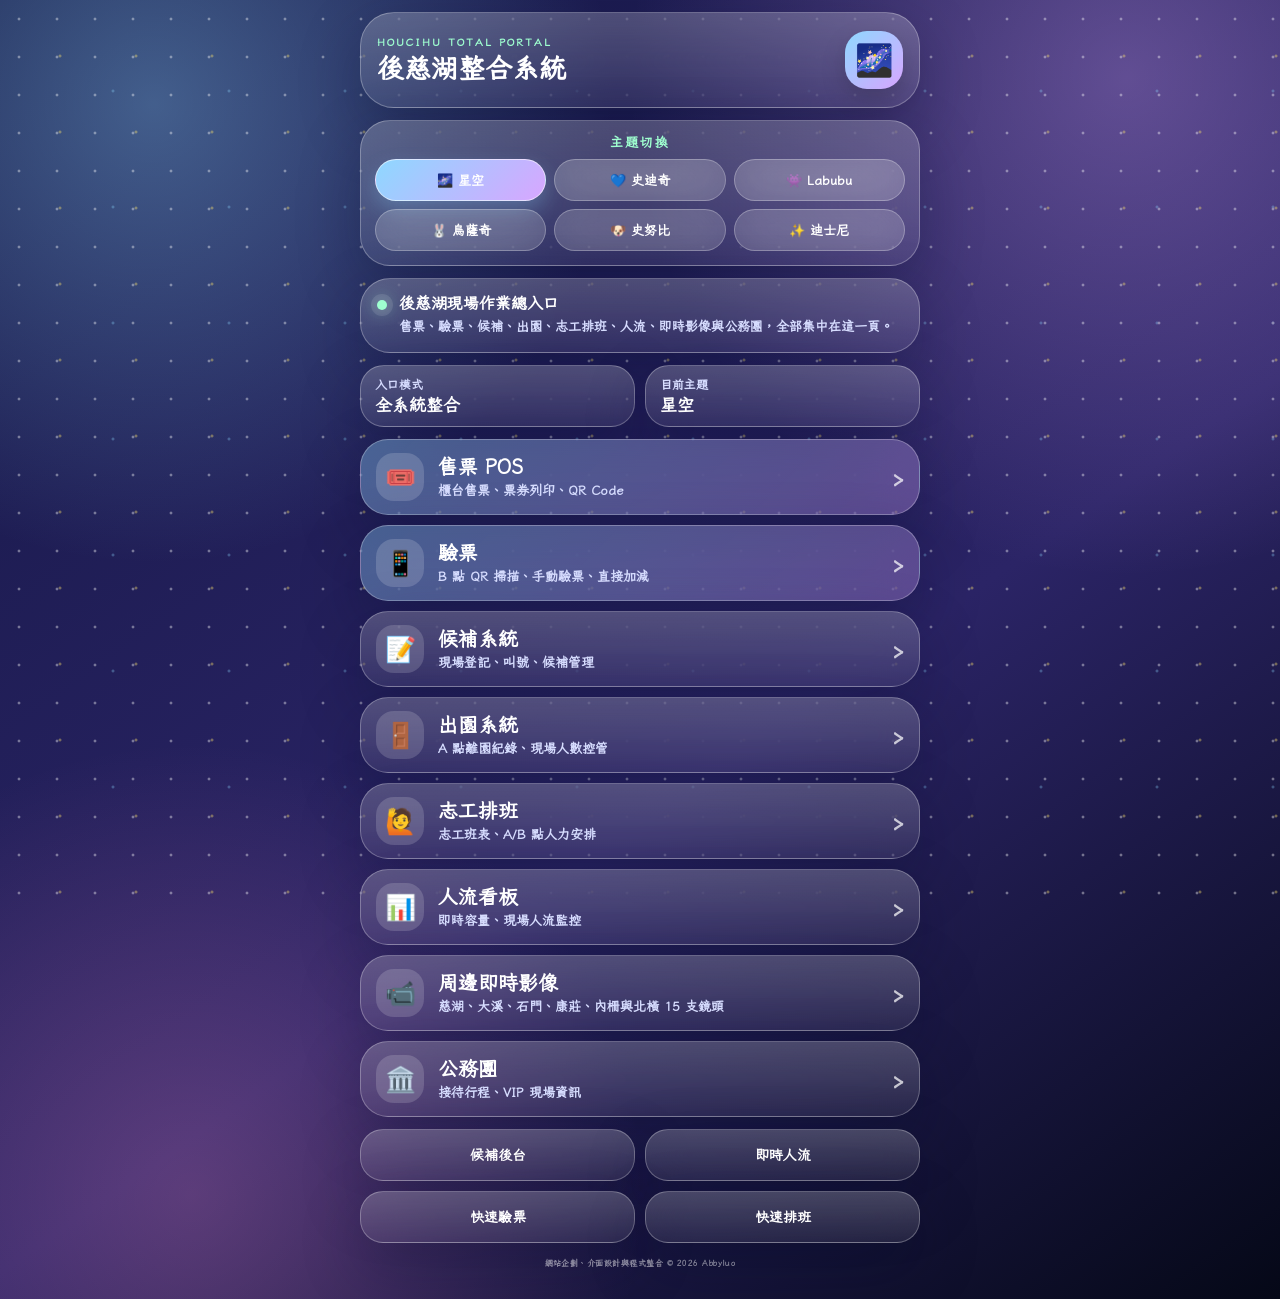
<file: index.html>
<!doctype html>
<html lang="zh-Hant">
<head>
  <meta charset="UTF-8">
  <meta name="viewport" content="width=device-width,initial-scale=1,maximum-scale=1,user-scalable=no,viewport-fit=cover">
  <meta name="theme-color" id="themeColor" content="#08143f">
  <meta name="author" content="Abbyluo">
  <meta name="copyright" content="網站企劃、介面設計與程式整合 © 2026 Abbyluo">
  <title>後慈湖整合系統</title>

  <style>
@import url('https://fonts.googleapis.com/css2?family=Iansui&display=swap');
html,body,button,input,select,textarea{font-family:"Iansui","Noto Sans TC","Microsoft JhengHei",system-ui,-apple-system,BlinkMacSystemFont,"Segoe UI",Arial,sans-serif;}
    @import url('https://fonts.googleapis.com/css2?family=Iansui&display=swap');

    :root{
      --bg:#151847;
      --bg2:#2b2466;
      --text:#fff;
      --muted:#d7ddff;
      --line:rgba(255,255,255,.28);
      --primary:#8ed8ff;
      --accent:#d8a6ff;
      --star:#ffe66d;
      --blush:#ff8fc7;
      --green:#9fffd0;
      --icon:"🌌";
    }

    body[data-theme=starry]{
      --bg:#151847;
      --bg2:#2b2466;
      --text:#fff;
      --muted:#d7ddff;
      --line:rgba(255,255,255,.28);
      --primary:#8ed8ff;
      --accent:#d8a6ff;
      --star:#ffe66d;
      --blush:#ff8fc7;
      --green:#9fffd0;
      --icon:"🌌";
    }

    body[data-theme=stitch]{
      --bg:#07133a;
      --bg2:#123783;
      --text:#fff;
      --muted:#cbd9ff;
      --line:rgba(139,214,255,.34);
      --primary:#4fdcff;
      --accent:#7c7bff;
      --star:#ffe66d;
      --blush:#ff65ae;
      --green:#5df0a2;
      --icon:"💙";
    }

    body[data-theme=labubu]{
      --bg:#20140f;
      --bg2:#6e472f;
      --text:#fff7ea;
      --muted:#ffe0bd;
      --line:rgba(255,232,199,.42);
      --primary:#f7dba8;
      --accent:#ff9bb8;
      --star:#ffe58a;
      --blush:#ff8eaa;
      --green:#a8ffbf;
      --icon:"👾";
    }

    body[data-theme=usagi]{
      --bg:#2b1230;
      --bg2:#8b3b79;
      --text:#fff7fc;
      --muted:#ffd8ec;
      --line:rgba(255,155,196,.5);
      --primary:#ff8fbd;
      --accent:#8fd9ff;
      --star:#ffe38a;
      --blush:#ffaccf;
      --green:#caffe0;
      --icon:"🐰";
    }

    body[data-theme=snoopy]{
      --bg:#090d16;
      --bg2:#2b3448;
      --text:#fff;
      --muted:#d9e2f1;
      --line:rgba(226,232,240,.34);
      --primary:#e5e7eb;
      --accent:#ffd166;
      --star:#ffd166;
      --blush:#ef4444;
      --green:#dcfce7;
      --icon:"🐶";
    }

    body[data-theme=disney]{
      --bg:#130b3f;
      --bg2:#6d28d9;
      --text:#fff;
      --muted:#efe5ff;
      --line:rgba(251,191,36,.38);
      --primary:#8bd9ff;
      --accent:#fbbf24;
      --star:#ffd76a;
      --blush:#f9a8d4;
      --green:#a7f3d0;
      --icon:"✨";
    }

    *{
      box-sizing:border-box;
      margin:0;
      padding:0;
      -webkit-tap-highlight-color:transparent;
    }

    html,
    body{
      min-height:100%;
    }

    html,
    body,
    button,
    input,
    select,
    textarea{
      font-family:"Iansui","Noto Sans TC",-apple-system,BlinkMacSystemFont,"Microsoft JhengHei",sans-serif;
    }

    button{
      font:inherit;
      cursor:pointer;
    }

    a,
    button{
      touch-action:manipulation;
    }

    .nav,
    .mini,
    .chip{
      user-select:none;
    }

    body{
      padding:max(12px,env(safe-area-inset-top)) 12px calc(24px + env(safe-area-inset-bottom));
      color:var(--text);
      background:
        radial-gradient(circle at 12% 8%,color-mix(in srgb,var(--primary) 36%,transparent),transparent 28%),
        radial-gradient(circle at 88% 6%,color-mix(in srgb,var(--accent) 34%,transparent),transparent 30%),
        radial-gradient(circle at 15% 92%,color-mix(in srgb,var(--blush) 24%,transparent),transparent 28%),
        linear-gradient(145deg,var(--bg),var(--bg2) 58%,#050817);
      overflow-x:hidden;
    }

    body:before{
      content:"";
      position:fixed;
      inset:0;
      pointer-events:none;
      opacity:.43;
      background-image:
        radial-gradient(circle,rgba(255,255,255,.9) 1px,transparent 1.8px),
        radial-gradient(circle,color-mix(in srgb,var(--star) 90%,transparent) 1px,transparent 1.9px),
        radial-gradient(circle,color-mix(in srgb,var(--primary) 74%,transparent) 1px,transparent 1.9px);
      background-size:38px 38px,76px 76px,116px 116px;
      background-position:0 0,22px 18px,55px 33px;
    }

    .app{
      position:relative;
      z-index:1;
      width:min(560px,100%);
      margin:auto;
      display:grid;
      gap:12px;
    }

    .card,
    .nav,
    .chip,
    .mini,
    .themeBox{
      background:linear-gradient(180deg,rgba(255,255,255,.22),rgba(255,255,255,.08));
      border:1px solid var(--line);
      box-shadow:0 22px 62px rgba(5,10,38,.28);
      -webkit-backdrop-filter:blur(22px);
      backdrop-filter:blur(22px);
    }

    .header{
      border-radius:34px;
      padding:18px 16px;
      display:flex;
      align-items:center;
      justify-content:space-between;
      gap:14px;
    }

    .title small{
      display:block;
      font-size:11px;
      font-weight:1000;
      letter-spacing:.18em;
      color:var(--green);
    }

    .title h1{
      margin-top:5px;
      font-size:27px;
      line-height:1.15;
      font-weight:1000;
    }

    .logo{
      width:58px;
      height:58px;
      flex:0 0 58px;
      border-radius:22px;
      display:grid;
      place-items:center;
      background:linear-gradient(135deg,var(--primary),var(--accent));
      font-size:31px;
      box-shadow:0 10px 24px rgba(0,0,0,.18);
    }

    .themeBox{
      border-radius:30px;
      padding:14px;
    }

    .themeTitle{
      text-align:center;
      font-size:13px;
      font-weight:1000;
      letter-spacing:.14em;
      color:var(--green);
      margin-bottom:10px;
    }

    .themes{
      display:grid;
      grid-template-columns:repeat(3,1fr);
      gap:8px;
    }

    .chip{
      border-radius:999px;
      color:var(--text);
      padding:8px 6px;
      min-height:42px;
      font-size:13px;
      font-weight:1000;
      white-space:nowrap;
      display:grid;
      place-items:center;
      background:rgba(255,255,255,.15);
      box-shadow:none;
    }

    .chip.on{
      background:linear-gradient(135deg,var(--primary),var(--accent));
      border-color:rgba(255,255,255,.6);
      box-shadow:0 9px 20px color-mix(in srgb,var(--primary) 26%,transparent);
    }

    .chip:focus-visible,
    .mini:focus-visible,
    .nav:focus-visible{
      outline:3px solid color-mix(in srgb,var(--green) 80%,transparent);
      outline-offset:3px;
    }

    .notice{
      border-radius:30px;
      padding:15px 16px;
      display:flex;
      gap:12px;
      align-items:flex-start;
    }

    .notice .dot{
      width:10px;
      height:10px;
      margin-top:6px;
      border-radius:50%;
      background:var(--green);
      box-shadow:
        0 0 0 6px rgba(255,255,255,.1),
        0 0 18px var(--green);
    }

    .notice strong{
      display:block;
      font-size:16px;
    }

    .notice p{
      margin-top:5px;
      font-size:13px;
      line-height:1.5;
      font-weight:850;
      color:var(--muted);
    }

    .status{
      display:grid;
      grid-template-columns:1fr 1fr;
      gap:10px;
    }

    .stat{
      border-radius:24px;
      padding:12px 14px;
    }

    .stat span{
      display:block;
      font-size:12px;
      font-weight:900;
      color:var(--muted);
    }

    .stat b{
      display:block;
      margin-top:4px;
      font-size:17px;
    }

    .list{
      display:grid;
      gap:10px;
    }

    .nav{
      min-height:76px;
      border-radius:28px;
      padding:13px 15px;
      text-decoration:none;
      color:var(--text);
      display:flex;
      align-items:center;
      gap:14px;
    }

    .nav:active,
    .mini:active,
    .chip:active{
      transform:scale(.985);
    }

    .ico{
      width:48px;
      height:48px;
      flex:0 0 48px;
      border-radius:18px;
      display:grid;
      place-items:center;
      background:rgba(255,255,255,.16);
      font-size:25px;
    }

    .txt{
      min-width:0;
      flex:1;
    }

    .txt strong{
      display:block;
      font-size:20px;
      line-height:1.15;
      font-weight:1000;
    }

    .txt small{
      display:block;
      margin-top:4px;
      font-size:13px;
      line-height:1.25;
      font-weight:850;
      color:var(--muted);
    }

    .arrow{
      font-size:23px;
      font-weight:900;
      opacity:.72;
    }

    .nav.primary{
      background:linear-gradient(
        135deg,
        color-mix(in srgb,var(--primary) 36%,transparent),
        color-mix(in srgb,var(--accent) 30%,transparent)
      );
    }

    .sub{
      display:grid;
      grid-template-columns:1fr 1fr;
      gap:10px;
    }

    .mini{
      border-radius:23px;
      min-height:52px;
      display:grid;
      place-items:center;
      text-align:center;
      text-decoration:none;
      color:var(--text);
      font-size:14px;
      font-weight:950;
      padding:13px 8px;
    }

    footer{
      text-align:center;
      font-size:8px;
      font-weight:850;
      letter-spacing:.06em;
      opacity:.48;
      padding:3px 0 8px;
    }

    @media(max-width:370px){
      .title h1{
        font-size:23px;
      }

      .txt strong{
        font-size:19px;
      }

      .chip{
        font-size:12px;
        padding:7px 4px;
      }

      .themes{
        gap:6px;
      }
    }
  html,body,button,input,select,textarea,*{font-family:"Iansui","Noto Sans TC","Microsoft JhengHei",system-ui,-apple-system,BlinkMacSystemFont,"Segoe UI",Arial,sans-serif!important}

html,body,button,button *,input,select,textarea,option,a,.theme-btn,.chip,.nav,.mini{font-family:"Iansui","Noto Sans TC","Microsoft JhengHei",system-ui,-apple-system,BlinkMacSystemFont,"Segoe UI",Arial,sans-serif !important;}

</style>
</head>

<body data-theme="starry">
  <main class="app">

    <section class="card header">
      <div class="title">
        <small>HOUCIHU TOTAL PORTAL</small>
        <h1>後慈湖整合系統</h1>
      </div>
      <div class="logo" id="themeIcon">🌌</div>
    </section>

    <section class="themeBox">
      <div class="themeTitle">主題切換</div>
      <div class="themes">
        <button class="chip" data-theme="starry">🌌 星空</button>
        <button class="chip" data-theme="stitch">💙 史迪奇</button>
        <button class="chip" data-theme="labubu">👾 Labubu</button>
        <button class="chip" data-theme="usagi">🐰 烏薩奇</button>
        <button class="chip" data-theme="snoopy">🐶 史努比</button>
        <button class="chip" data-theme="disney">✨ 迪士尼</button>
      </div>
    </section>

    <section class="card notice">
      <div class="dot"></div>
      <div>
        <strong>後慈湖現場作業總入口</strong>
        <p>售票、驗票、候補、出園、志工排班、人流、即時影像與公務團，全部集中在這一頁。</p>
      </div>
    </section>

    <section class="status">
      <div class="card stat">
        <span>入口模式</span>
        <b>全系統整合</b>
      </div>
      <div class="card stat">
        <span>目前主題</span>
        <b id="themeName">星空</b>
      </div>
    </section>

    <section class="list">

      <a class="nav primary" href="https://cihu2026.github.io/Pos/issue.html">
        <div class="ico">🎟️</div>
        <div class="txt">
          <strong>售票 POS</strong>
          <small>櫃台售票、票券列印、QR Code</small>
        </div>
        <div class="arrow">›</div>
      </a>

      <a class="nav primary" href="https://cihu2026.github.io/ticket-scan/">
        <div class="ico">📱</div>
        <div class="txt">
          <strong>驗票</strong>
          <small>B 點 QR 掃描、手動驗票、直接加減</small>
        </div>
        <div class="arrow">›</div>
      </a>

      <a class="nav" href="https://cihu2026.github.io/houcihu-onsite-waitlist-system/">
        <div class="ico">📝</div>
        <div class="txt">
          <strong>候補系統</strong>
          <small>現場登記、叫號、候補管理</small>
        </div>
        <div class="arrow">›</div>
      </a>

      <a class="nav" href="https://cihu2026.github.io/Out/">
        <div class="ico">🚪</div>
        <div class="txt">
          <strong>出園系統</strong>
          <small>A 點離園紀錄、現場人數控管</small>
        </div>
        <div class="arrow">›</div>
      </a>

      <a class="nav" href="https://cihu2026.github.io/volunteer-shift-system/">
        <div class="ico">🙋</div>
        <div class="txt">
          <strong>志工排班</strong>
          <small>志工班表、A/B 點人力安排</small>
        </div>
        <div class="arrow">›</div>
      </a>

      <a class="nav" href="https://cihu2026.github.io/Monitor/">
        <div class="ico">📊</div>
        <div class="txt">
          <strong>人流看板</strong>
          <small>即時容量、現場人流監控</small>
        </div>
        <div class="arrow">›</div>
      </a>

      <a class="nav" href="https://cihu2026.github.io/liveview/">
        <div class="ico">📹</div>
        <div class="txt">
          <strong>周邊即時影像</strong>
          <small>慈湖、大溪、石門、康莊、內柵與北橫 15 支鏡頭</small>
        </div>
        <div class="arrow">›</div>
      </a>

      <a class="nav" href="https://cihu2026.github.io/VIP/">
        <div class="ico">🏛️</div>
        <div class="txt">
          <strong>公務團</strong>
          <small>接待行程、VIP 現場資訊</small>
        </div>
        <div class="arrow">›</div>
      </a>

    </section>

    <section class="sub">
      <a class="mini" href="https://cihu2026.github.io/houcihu-onsite-waitlist-system/admin-login.html">候補後台</a>
      <a class="mini" href="https://cihu2026.github.io/Monitor/">即時人流</a>
      <a class="mini" href="https://cihu2026.github.io/ticket-scan/">快速驗票</a>
      <a class="mini" href="https://cihu2026.github.io/volunteer-shift-system/">快速排班</a>
    </section>

    <footer>網站企劃、介面設計與程式整合 © 2026 Abbyluo</footer>

  </main>

  <script>
    const themes = {
      starry:["🌌","星空","#08143f"],
      stitch:["💙","史迪奇","#07133a"],
      labubu:["👾","Labubu","#20140f"],
      usagi:["🐰","烏薩奇","#2b1230"],
      snoopy:["🐶","史努比","#090d16"],
      disney:["✨","迪士尼","#130b3f"]
    };

    const themeIcon = document.getElementById("themeIcon");
    const themeName = document.getElementById("themeName");
    const themeColor = document.getElementById("themeColor");
    const buttons = document.querySelectorAll(".chip");

    function setTheme(theme){
      if(!themes[theme]){
        theme = "starry";
      }

      document.body.dataset.theme = theme;
      themeIcon.textContent = themes[theme][0];
      themeName.textContent = themes[theme][1];

      if(themeColor){
        themeColor.setAttribute("content", themes[theme][2]);
      }

      buttons.forEach(btn => {
        btn.classList.toggle("on", btn.dataset.theme === theme);
      });

      localStorage.setItem("houcihu-theme", theme);
    }

    buttons.forEach(btn => {
      btn.type = "button";
      btn.addEventListener("click", () => setTheme(btn.dataset.theme));
    });

    setTheme(localStorage.getItem("houcihu-theme") || "starry");
  </script>
</body>
</html>
</file>
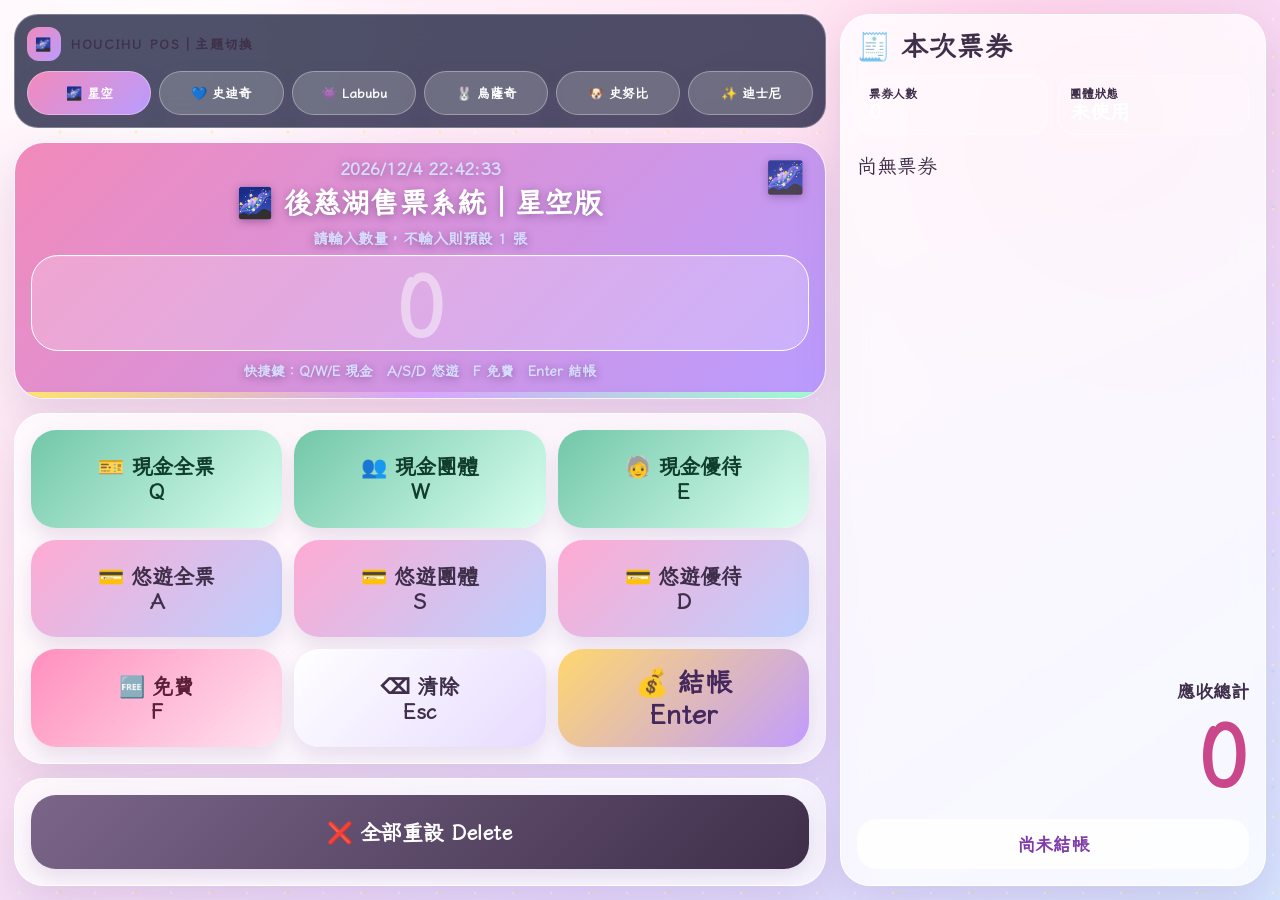
<file: issue-dreamy.html>
<!doctype html><html><head><meta charset="utf-8">
<meta name="author" content="Abbyluo">
<meta name="copyright" content="網站企劃、介面設計與程式整合 © 2026 Abbyluo"><meta name="viewport" content="width=device-width,initial-scale=1"><title>後慈湖 POS 柔粉清楚版</title><style>
@import url('https://fonts.googleapis.com/css2?family=Iansui&display=swap');
html,body,button,input,select,textarea{font-family:"Iansui","Noto Sans TC","Microsoft JhengHei",system-ui,-apple-system,BlinkMacSystemFont,"Segoe UI",Arial,sans-serif;}
html,body,button,input,select,textarea,*{font-family:"Iansui","Noto Sans TC","Microsoft JhengHei",system-ui,-apple-system,BlinkMacSystemFont,"Segoe UI",Arial,sans-serif!important}

html,body,button,button *,input,select,textarea,option,a,.theme-btn,.chip,.nav,.mini{font-family:"Iansui","Noto Sans TC","Microsoft JhengHei",system-ui,-apple-system,BlinkMacSystemFont,"Segoe UI",Arial,sans-serif !important;}

</style>
</head><body><script>localStorage.setItem('houcihu_pos_theme','starry');localStorage.setItem('houcihu_pos_theme_v3','starry');fetch('./issue.html',{cache:'no-store'}).then(r=>r.text()).then(h=>{let css=`body[data-theme=starry]{color:#3f2f4a!important;background:radial-gradient(circle at 14% 8%,rgba(255,255,255,.9),transparent 18%),radial-gradient(circle at 86% 12%,rgba(255,185,220,.5),transparent 24%),linear-gradient(145deg,#fff7fc,#ffe4f2 38%,#e7dbff 72%,#d6e5ff)!important}body[data-theme=starry] .panel{background:rgba(255,255,255,.76)!important;border:1px solid rgba(255,255,255,.92)!important;box-shadow:0 18px 46px rgba(120,78,145,.18)!important;backdrop-filter:blur(12px)!important;-webkit-backdrop-filter:blur(12px)!important}body[data-theme=starry] .header-card{background:linear-gradient(135deg,#f28abb,#b99cff)!important;color:#fff!important;text-shadow:0 2px 8px rgba(70,35,95,.45)!important}body[data-theme=starry] .brand,body[data-theme=starry] .side-title,body[data-theme=starry] .summary-chip span,body[data-theme=starry] .total-label,body[data-theme=starry] #list,body[data-theme=starry] .ticket-row{color:#3f2f4a!important}body[data-theme=starry] .seal,body[data-theme=starry] .theme-btn.active{background:linear-gradient(135deg,#f28abb,#b99cff)!important;color:#fff!important}body[data-theme=starry] button{box-shadow:0 9px 20px rgba(120,78,145,.16)!important}body[data-theme=starry] .cash{background:linear-gradient(135deg,#72c7a8,#d9fff1)!important;color:#103d2d!important}body[data-theme=starry] .card-btn{background:linear-gradient(135deg,#ffaad2,#bcd0ff)!important;color:#3f2f4a!important}body[data-theme=starry] .free{background:linear-gradient(135deg,#ff8fbd,#ffe3f0)!important;color:#5b2038!important}body[data-theme=starry] .checkout{background:linear-gradient(135deg,#ffd76e,#c19dff)!important;color:#44285e!important}body[data-theme=starry] .clear{background:linear-gradient(135deg,#fff,#e7dbff)!important;color:#3f2f4a!important}body[data-theme=starry] .clear-all{background:linear-gradient(135deg,#7b668a,#3f2f4a)!important;color:#fff!important}body[data-theme=starry] input{background:rgba(255,255,255,.72)!important;border-color:#fff!important;color:#3f2f4a!important}body[data-theme=starry] #inputQty{color:#fff!important;background:rgba(255,255,255,.22)!important}body[data-theme=starry] .total{color:#c9478a!important;text-shadow:0 1px 0 #fff}body[data-theme=starry] #lastTicket{background:rgba(255,255,255,.78)!important;color:#7f3ba8!important}`;h=h.replace('</style>',css+'</style>');h=h.replace(/星空銀河/g,'柔粉清楚星空');h=h.replace('🌌 後慈湖售票系統｜柔粉清楚星空','✨ 後慈湖售票系統｜柔粉清楚星空');document.open();document.write(h);document.close()})</script></body></html>
</file>
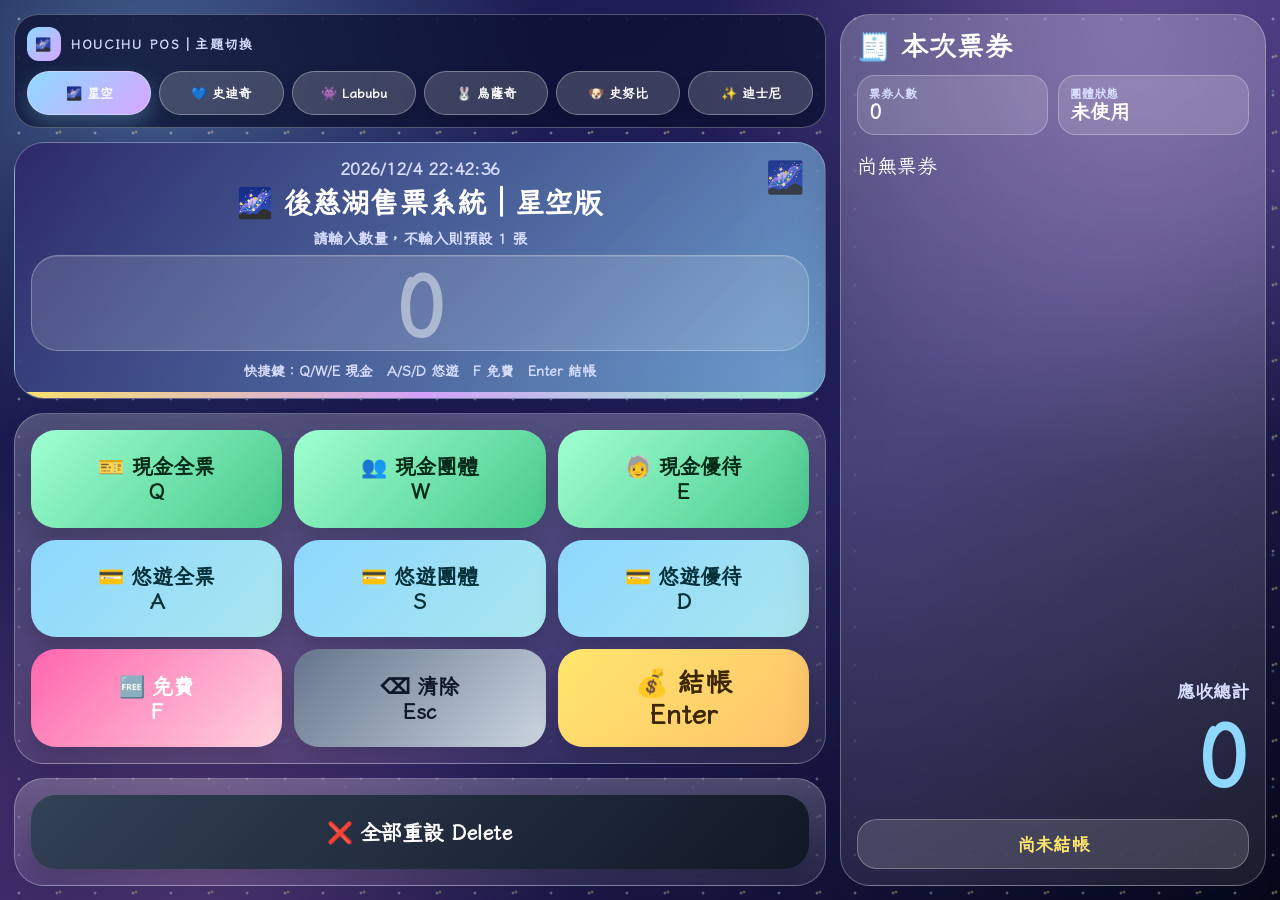
<file: issue.html>
<!doctype html>
<html lang="zh-Hant">
<head>
<meta charset="utf-8">
<meta name="author" content="Abbyluo">
<meta name="copyright" content="網站企劃、介面設計與程式整合 © 2026 Abbyluo">
<meta name="viewport" content="width=device-width,initial-scale=1,maximum-scale=1,user-scalable=no,viewport-fit=cover">
<meta name="theme-color" id="themeColor" content="#08143f">
<title>後慈湖售票系統</title>
<style>
@import url('https://fonts.googleapis.com/css2?family=Iansui&display=swap');
html,body,button,input,select,textarea{font-family:"Iansui","Noto Sans TC","Microsoft JhengHei",system-ui,-apple-system,BlinkMacSystemFont,"Segoe UI",Arial,sans-serif;}
:root{--bg:#151847;--bg2:#2b2466;--text:#fff;--muted:#d7ddff;--line:rgba(255,255,255,.28);--primary:#8ed8ff;--accent:#d8a6ff;--star:#ffe66d;--blush:#ff8fc7;--green:#9fffd0;--green2:#49c98c;--orange:#ffc36a;--red:#ff65ae;--icon:"🌌"}
body[data-theme=starry]{--bg:#151847;--bg2:#2b2466;--text:#fff;--muted:#d7ddff;--line:rgba(255,255,255,.28);--primary:#8ed8ff;--accent:#d8a6ff;--star:#ffe66d;--blush:#ff8fc7;--green:#9fffd0;--green2:#49c98c;--orange:#ffc36a;--red:#ff65ae;--icon:"🌌"}
body[data-theme=stitch]{--bg:#07133a;--bg2:#123783;--text:#fff;--muted:#cbd9ff;--line:rgba(139,214,255,.34);--primary:#4fdcff;--accent:#7c7bff;--star:#ffe66d;--blush:#ff65ae;--green:#5df0a2;--green2:#1db96b;--orange:#ffae5f;--red:#d93476;--icon:"💙"}
body[data-theme=labubu]{--bg:#20140f;--bg2:#6e472f;--text:#fff7ea;--muted:#ffe0bd;--line:rgba(255,232,199,.42);--primary:#f7dba8;--accent:#ff9bb8;--star:#ffe58a;--blush:#ff8eaa;--green:#a8ffbf;--green2:#32b874;--orange:#d99a5f;--red:#c43a5a;--icon:"👾"}
body[data-theme=usagi]{--bg:#2b1230;--bg2:#8b3b79;--text:#fff7fc;--muted:#ffd8ec;--line:rgba(255,155,196,.5);--primary:#ff8fbd;--accent:#8fd9ff;--star:#ffe38a;--blush:#ffaccf;--green:#caffe0;--green2:#47c985;--orange:#ffe17a;--red:#dc5d7b;--icon:"🐰"}
body[data-theme=snoopy]{--bg:#090d16;--bg2:#2b3448;--text:#fff;--muted:#d9e2f1;--line:rgba(226,232,240,.34);--primary:#e5e7eb;--accent:#ffd166;--star:#ffd166;--blush:#ef4444;--green:#dcfce7;--green2:#22c55e;--orange:#ffd166;--red:#991b1b;--icon:"🐶"}
body[data-theme=disney]{--bg:#130b3f;--bg2:#6d28d9;--text:#fff;--muted:#efe5ff;--line:rgba(251,191,36,.38);--primary:#8bd9ff;--accent:#fbbf24;--star:#ffd76a;--blush:#f9a8d4;--green:#a7f3d0;--green2:#10b981;--orange:#fbbf24;--red:#be185d;--icon:"✨"}
*{box-sizing:border-box;margin:0;padding:0;-webkit-tap-highlight-color:transparent}
html,body{min-height:100%;width:100%;max-width:100%;font-family:"Iansui",-apple-system,BlinkMacSystemFont,"Noto Sans TC","Microsoft JhengHei",Arial,sans-serif;overflow-x:hidden}
body{color:var(--text);background:radial-gradient(circle at 12% 8%,color-mix(in srgb,var(--primary) 36%,transparent),transparent 28%),radial-gradient(circle at 88% 6%,color-mix(in srgb,var(--accent) 34%,transparent),transparent 30%),radial-gradient(circle at 15% 92%,color-mix(in srgb,var(--blush) 24%,transparent),transparent 28%),linear-gradient(145deg,var(--bg),var(--bg2) 58%,#050817)}
body:before{content:"";position:fixed;inset:0;pointer-events:none;opacity:.43;background-image:radial-gradient(circle,rgba(255,255,255,.9) 1px,transparent 1.8px),radial-gradient(circle,color-mix(in srgb,var(--star) 90%,transparent) 1px,transparent 1.9px),radial-gradient(circle,color-mix(in srgb,var(--primary) 74%,transparent) 1px,transparent 1.9px);background-size:38px 38px,76px 76px,116px 116px;background-position:0 0,22px 18px,55px 33px}
.container{position:relative;z-index:1;display:grid;grid-template-columns:minmax(0,2fr) minmax(330px,1.05fr);min-height:100vh;gap:14px;padding:14px;width:100%;max-width:100%;min-width:0}
.left{display:grid;grid-template-rows:auto auto 1fr auto;gap:14px;min-width:0;width:100%}
.panel,.theme-panel,.side-panel{min-width:0;max-width:100%}
.panel{position:relative;background:linear-gradient(180deg,rgba(255,255,255,.22),rgba(255,255,255,.08));border:1px solid var(--line);border-radius:30px;padding:16px;color:var(--text);box-shadow:0 22px 62px rgba(5,10,38,.28);-webkit-backdrop-filter:blur(22px);backdrop-filter:blur(22px);overflow:hidden}
.theme-panel{position:sticky;top:0;z-index:9;padding:12px;border-radius:24px;background:rgba(10,16,48,.72);border:1px solid var(--line);backdrop-filter:blur(18px);-webkit-backdrop-filter:blur(18px);overflow:hidden}
.brand{display:flex;align-items:center;gap:10px;font-size:13px;font-weight:1000;letter-spacing:.13em;color:var(--muted);margin-bottom:10px;min-width:0}.seal{width:34px;height:34px;border-radius:12px;display:grid;place-items:center;background:linear-gradient(135deg,var(--primary),var(--accent));color:#fff;font-weight:900;flex:0 0 34px}
.theme-switch{display:grid;grid-template-columns:repeat(6,minmax(72px,1fr));gap:8px;min-width:0}.theme-btn{width:100%;min-height:44px;padding:8px;border-radius:999px;font-size:13px;white-space:nowrap;background:rgba(255,255,255,.18);border:1px solid rgba(255,255,255,.32);box-shadow:0 6px 14px rgba(0,0,0,.12);color:var(--text);font-weight:1000}.theme-btn.active{background:linear-gradient(135deg,var(--primary),var(--accent));color:#fff;box-shadow:0 9px 20px color-mix(in srgb,var(--primary) 26%,transparent)}
.header-card{text-align:center;background:linear-gradient(135deg,color-mix(in srgb,var(--bg2) 86%,#000 0%),color-mix(in srgb,var(--primary) 70%,transparent));color:#fff}.header-card:after{content:var(--icon);position:absolute;right:20px;top:16px;font-size:31px;opacity:.82}.header-card:before{content:"";position:absolute;left:0;right:0;bottom:0;height:6px;background:linear-gradient(90deg,var(--star),var(--accent),var(--green))}
#clock{position:relative;font-size:17px;font-weight:850;margin-bottom:8px;color:var(--muted)}#currentType{position:relative;font-size:29px;font-weight:1000;margin-bottom:10px;overflow-wrap:anywhere}.input-label{position:relative;font-size:15px;color:var(--muted);margin-bottom:8px;font-weight:850}#inputQty{position:relative;width:100%;max-width:100%;border:1px solid var(--line);border-radius:27px;background:rgba(255,255,255,.14);font-size:84px;font-weight:1000;text-align:center;color:#fff;outline:none;box-shadow:inset 0 1px 0 rgba(255,255,255,.12)}#inputQty::placeholder{color:rgba(255,255,255,.46)}.quick-note{position:relative;font-size:14px;color:var(--muted);text-align:center;margin-top:10px;line-height:1.5;font-weight:800;overflow-wrap:anywhere}
.grid{display:grid;grid-template-columns:repeat(3,minmax(0,1fr));gap:12px;width:100%}button{width:100%;min-width:0;min-height:96px;font:inherit;font-size:21px;font-weight:1000;border:none;border-radius:25px;cursor:pointer;transition:.12s;box-shadow:0 12px 24px rgba(0,0,0,.16);touch-action:manipulation;user-select:none}button:active{transform:scale(.966);filter:brightness(1.03)}.cash{background:linear-gradient(135deg,var(--green),var(--green2));color:#062b19}.card-btn{background:linear-gradient(135deg,var(--primary),#a9e6ee);color:#05313a}.free{background:linear-gradient(135deg,var(--red),#ffd4df);color:#fff}.checkout{background:linear-gradient(135deg,var(--star),var(--orange));font-size:27px;color:#3c2703}.clear{background:linear-gradient(135deg,#64748b,#cbd5e1);color:#0f172a}.clear-all{background:linear-gradient(135deg,#334155,#111827);color:#fff;min-height:74px}
.side-panel{display:flex;flex-direction:column;width:100%}.side-title{position:relative;margin:0 0 12px;font-size:27px;font-weight:1000;letter-spacing:.03em}.summary-chip{position:relative;display:grid;grid-template-columns:minmax(0,1fr) minmax(0,1fr);gap:10px;margin-bottom:12px}.summary-chip div{min-width:0;padding:11px;border-radius:18px;background:rgba(255,255,255,.14);border:1px solid var(--line)}.summary-chip span{display:block;color:var(--muted);font-size:12px;font-weight:900}.summary-chip b{font-size:20px;overflow-wrap:anywhere}#list{position:relative;font-size:20px;line-height:1.9;flex-grow:1;color:var(--text);min-width:0}.ticket-row{display:flex;justify-content:space-between;align-items:center;gap:10px;padding:7px 0;border-bottom:1px dashed color-mix(in srgb,var(--muted) 30%,transparent)}.ticket-row span{min-width:0;overflow-wrap:anywhere}.ticket-row span:last-child{font-size:22px;font-weight:1000;flex:0 0 auto}#warn{position:relative;color:var(--star);font-size:16px;line-height:1.6;min-height:42px;margin-top:10px;font-weight:1000}.total-label{position:relative;font-size:18px;color:var(--muted);text-align:right;margin-top:auto;font-weight:900}.total{position:relative;font-size:86px;line-height:1;text-align:right;color:var(--primary);font-weight:1000;margin:8px 0 14px;font-variant-numeric:tabular-nums;max-width:100%;overflow-wrap:anywhere}#lastTicket{position:relative;margin-top:10px;padding:14px;border-radius:20px;background:rgba(255,255,255,.14);font-size:18px;font-weight:1000;text-align:center;color:var(--star);border:1px solid var(--line);overflow-wrap:anywhere}
@media(max-width:840px){html,body{width:100%;max-width:100%;overflow-x:hidden}body{overflow-y:auto}.container{display:block;width:100%;max-width:100%;min-width:0;min-height:auto;padding:10px;padding-top:max(10px,env(safe-area-inset-top));padding-bottom:calc(18px + env(safe-area-inset-bottom));overflow:visible}.left{display:grid;width:100%;max-width:100%;min-width:0;gap:10px}.panel,.theme-panel,.side-panel{width:100%;max-width:100%;min-width:0}.panel{padding:13px;border-radius:24px}.theme-panel{position:relative;top:auto;border-radius:22px;padding:10px}.brand{font-size:12px;margin-bottom:8px;white-space:normal;overflow-wrap:anywhere}.theme-switch{display:flex;width:100%;max-width:100%;min-width:0;overflow-x:auto;overflow-y:hidden;gap:7px;padding-bottom:3px;scrollbar-width:none;-webkit-overflow-scrolling:touch}.theme-switch::-webkit-scrollbar{display:none}.theme-btn{flex:0 0 auto;width:auto;min-width:86px;min-height:40px;font-size:12px;padding:7px 9px}#clock{font-size:16px}#currentType{font-size:22px;padding:0 24px}#inputQty{font-size:56px}.grid{grid-template-columns:repeat(2,minmax(0,1fr));gap:9px}button{min-height:78px;font-size:18px;border-radius:20px}.checkout{font-size:21px}.clear-all{min-height:62px}.side-panel{margin-top:10px}.side-title{font-size:22px}#list{font-size:17px}.ticket-row span:last-child{font-size:20px}.total{font-size:54px}#lastTicket{font-size:15px}#warn{font-size:14px}}
@media(max-width:390px){.container{padding-left:8px;padding-right:8px}.panel{padding:11px}.grid{gap:7px}button{font-size:16px;min-height:72px}.theme-btn{min-width:82px}#currentType{font-size:19px}.quick-note{font-size:12px}.summary-chip{gap:7px}.summary-chip b{font-size:17px}}
html,body,button,input,select,textarea,*{font-family:"Iansui","Noto Sans TC","Microsoft JhengHei",system-ui,-apple-system,BlinkMacSystemFont,"Segoe UI",Arial,sans-serif!important}

html,body,button,button *,input,select,textarea,option,a,.theme-btn,.chip,.nav,.mini{font-family:"Iansui","Noto Sans TC","Microsoft JhengHei",system-ui,-apple-system,BlinkMacSystemFont,"Segoe UI",Arial,sans-serif !important;}

</style>
</head>
<body data-theme="starry">
<div class="container">
  <div class="left">
    <div class="theme-panel">
      <div class="brand"><span class="seal">🌌</span>HOUCIHU POS｜主題切換</div>
      <div class="theme-switch">
        <button type="button" class="theme-btn" data-theme="starry">🌌 星空</button>
        <button type="button" class="theme-btn" data-theme="stitch">💙 史迪奇</button>
        <button type="button" class="theme-btn" data-theme="labubu">👾 Labubu</button>
        <button type="button" class="theme-btn" data-theme="usagi">🐰 烏薩奇</button>
        <button type="button" class="theme-btn" data-theme="snoopy">🐶 史努比</button>
        <button type="button" class="theme-btn" data-theme="disney">✨ 迪士尼</button>
      </div>
    </div>
    <div class="panel header-card">
      <div id="clock"></div>
      <div id="currentType">🌌 後慈湖售票系統｜星空版</div>
      <div class="input-label">請輸入數量，不輸入則預設 1 張</div>
      <input id="inputQty" type="tel" inputmode="numeric" maxlength="3" placeholder="0" oninput="syncInput()">
      <div class="quick-note">快捷鍵：Q/W/E 現金　A/S/D 悠遊　F 免費　Enter 結帳</div>
    </div>
    <div class="panel grid">
      <button class="cash" onclick="add('現金全票','cash_full')">🎫 現金全票<br>Q</button>
      <button class="cash" onclick="add('現金團體','cash_group')">👥 現金團體<br>W</button>
      <button class="cash" onclick="add('現金優待','cash_discount')">🧓 現金優待<br>E</button>
      <button class="card-btn" onclick="add('悠遊全票','card_full')">💳 悠遊全票<br>A</button>
      <button class="card-btn" onclick="add('悠遊團體','card_group')">💳 悠遊團體<br>S</button>
      <button class="card-btn" onclick="add('悠遊優待','card_discount')">💳 悠遊優待<br>D</button>
      <button class="free" onclick="add('免費','free')">🆓 免費<br>F</button>
      <button class="clear" onclick="clearInput()">⌫ 清除<br>Esc</button>
      <button class="checkout" onclick="checkout()">💰 結帳<br>Enter</button>
    </div>
    <div class="panel"><button class="clear-all" onclick="reset()">❌ 全部重設 Delete</button></div>
  </div>
  <div class="panel side-panel">
    <h2 class="side-title">🧾 本次票券</h2>
    <div class="summary-chip"><div><span>票券人數</span><b id="peopleCount">0</b></div><div><span>團體狀態</span><b id="groupPrice">未使用</b></div></div>
    <div id="list"></div><div id="warn"></div><div class="total-label">應收總計</div><div class="total" id="total">0</div><div id="lastTicket">尚未結帳</div>
  </div>
</div>
<script>
var GAS_WEB_APP_URL="https://script.google.com/macros/s/AKfycbw63eJnsg0a70IbZXBYWktt8CCDfx0mm_MAwzMRDoxKNNvcT2FTTMpJuU8f3qfqHjo/exec";
var input="";var printing=false;var data={cash_full:0,cash_group:0,cash_discount:0,card_full:0,card_group:0,card_discount:0,free:0};
var TICKET_LABELS={cash_full:"現金全票",cash_group:"現金團體",cash_discount:"現金優待",card_full:"悠遊全票",card_group:"悠遊團體",card_discount:"悠遊優待",free:"免費"};
var TICKET_IMAGES=["https://cihu2026.github.io/Pos/IMG_1672.JPG","https://cihu2026.github.io/Pos/IMG_2538.JPG","https://cihu2026.github.io/Pos/IMG_2539.JPG","https://cihu2026.github.io/Pos/IMG_2540.JPG","https://cihu2026.github.io/Pos/IMG_2542.JPG"];
TICKET_IMAGES.forEach(function(src){var img=new Image();img.src=src;});
var THEME_INFO={starry:{icon:"🌌",name:"星空版",color:"#08143f"},stitch:{icon:"💙",name:"史迪奇深藍星空",color:"#07133a"},labubu:{icon:"👾",name:"Labubu 奶咖星空",color:"#20140f"},usagi:{icon:"🐰",name:"烏薩奇粉色星空",color:"#2b1230"},snoopy:{icon:"🐶",name:"史努比黑白星空",color:"#090d16"},disney:{icon:"✨",name:"迪士尼紫金星空",color:"#130b3f"}};
function normalizeTheme(theme){if(theme==="doraemon"||theme==="chiikawa")return"usagi";return THEME_INFO[theme]?theme:"starry"}
function setTheme(theme){var next=normalizeTheme(theme);document.body.dataset.theme=next;try{localStorage.setItem("houcihu-theme",next);localStorage.setItem("houcihu_pos_theme",next)}catch(e){}document.querySelectorAll(".theme-btn").forEach(function(btn){btn.classList.toggle("active",btn.dataset.theme===next)});var seal=document.querySelector(".seal");if(seal)seal.textContent=THEME_INFO[next].icon;var themeColor=document.getElementById("themeColor")||document.querySelector('meta[name="theme-color"]');if(themeColor)themeColor.setAttribute("content",THEME_INFO[next].color);if(!printing&&getTotalPeople()===0)document.getElementById("currentType").textContent=THEME_INFO[next].icon+" 後慈湖售票系統｜"+THEME_INFO[next].name}
function initTheme(){var theme="starry";try{theme=localStorage.getItem("houcihu-theme")||localStorage.getItem("houcihu_pos_theme")||"starry"}catch(e){}document.querySelectorAll(".theme-btn").forEach(function(btn){btn.onclick=function(){setTheme(btn.dataset.theme)}});setTheme(theme)}
function updateClock(){document.getElementById("clock").textContent=new Date().toLocaleString("zh-TW",{hour12:false})}setInterval(updateClock,1000);updateClock();
function syncInput(){input=(document.getElementById("inputQty").value||"").replace(/\D/g,"").slice(0,3);document.getElementById("inputQty").value=input}
function qty(){var n=parseInt(input||"1",10);return isNaN(n)||n<=0?1:n}function clearInput(){input="";document.getElementById("inputQty").value=""}
function add(type,key){var n=qty();data[key]+=n;document.getElementById("currentType").textContent=type+" +"+n;clearInput();calc()}
function reset(){if(getTotalPeople()>0&&!confirm("確定全部重設？"))return;Object.keys(data).forEach(function(k){data[k]=0});clearInput();document.getElementById("lastTicket").textContent="尚未結帳";calc();setTheme(document.body.dataset.theme||"starry")}
function getTotalPeople(){var total=0;Object.keys(data).forEach(function(k){total+=Number(data[k]||0)});return total}function getGroupTotal(){return data.cash_group+data.card_group}function getGroupPrice(){return getGroupTotal()>=40?80:100}function getGroupStatus(){var gt=getGroupTotal();if(gt<=0)return"未使用";return gt>=40?"團體80":"未滿40"}
function calcTotal(){var gp=getGroupPrice();return data.cash_full*100+data.cash_group*gp+data.cash_discount*50+data.card_full*100+data.card_group*gp+data.card_discount*50}
function row(name,count,price){if(!count)return"";return'<div class="ticket-row"><span>'+name+' × '+count+'</span><span>$'+count*price+'</span></div>'}
function calc(){var gp=getGroupPrice(),html="";html+=row("現金全票",data.cash_full,100);html+=row("現金團體",data.cash_group,gp);html+=row("現金優待",data.cash_discount,50);html+=row("悠遊全票",data.card_full,100);html+=row("悠遊團體",data.card_group,gp);html+=row("悠遊優待",data.card_discount,50);html+=row("免費",data.free,0);document.getElementById("list").innerHTML=html||"尚無票券";document.getElementById("total").textContent=calcTotal();document.getElementById("peopleCount").textContent=getTotalPeople();document.getElementById("groupPrice").textContent=getGroupStatus();document.getElementById("warn").textContent=getGroupTotal()>0&&getGroupTotal()<40?"⚠️ 團體票未滿 40 人，暫以全票 100 元計算":""}
async function checkout(){if(printing)return;if(getTotalPeople()<=0){alert("尚未加入票券");return}var total=calcTotal(),people=getTotalPeople(),ticketId="HCH"+Date.now().toString().slice(-8)+Math.floor(Math.random()*90+10),printWindow=window.open("about:blank","_blank","width=380,height=720");if(!printWindow){alert("瀏覽器阻擋彈出視窗，請允許彈出視窗後再結帳。");return}printing=true;document.getElementById("lastTicket").textContent="交易確認中："+ticketId;try{var response=await fetch(GAS_WEB_APP_URL,{method:"POST",headers:{"Content-Type":"text/plain;charset=utf-8"},body:JSON.stringify({action:"saveOrder",ticketId:ticketId,cash_full:data.cash_full,cash_group:data.cash_group,cash_discount:data.cash_discount,card_full:data.card_full,card_group:data.card_group,card_discount:data.card_discount,free:data.free,total:total,type:"入園票",people:people})});if(!response.ok)throw new Error("HTTP "+response.status);var result=await response.json();if(!(result&&result.ok===true)){throw new Error(result&&result.msg?result.msg:"交易未確認成功")}document.getElementById("lastTicket").textContent="已儲存，準備列印："+ticketId;printTicket(ticketId,total,people,printWindow);finishCheckout(ticketId)}catch(e){try{printWindow.close()}catch(_e){}printing=false;document.getElementById("lastTicket").textContent="❌ 未結帳："+ticketId;alert("交易未寫入，未列印票券。\n"+(e&&e.message?e.message:"連線失敗"))}}
function getPrintDetail(){var gp=getGroupPrice(),rows="";function addLine(key){var count=data[key];if(count<=0)return;var label=TICKET_LABELS[key]||key;if(key==="cash_group"||key==="card_group")label+=gp===80?"（團體）":"（未滿40）";rows+='<div class="line"><span>'+label+'</span><span>× '+count+'</span></div>'}addLine("cash_full");addLine("cash_group");addLine("cash_discount");addLine("card_full");addLine("card_group");addLine("card_discount");addLine("free");return rows}
function printTicket(ticketId,total,people,printWindow){var ticketImage=TICKET_IMAGES[Math.floor(Math.random()*TICKET_IMAGES.length)],qrUrl="https://api.qrserver.com/v1/create-qr-code/?size=500x500&ecc=M&margin=8&data="+encodeURIComponent(ticketId),w=printWindow||window.open("about:blank","_blank","width=380,height=720");if(!w){alert("瀏覽器阻擋彈出視窗，請允許彈出視窗後再列印。");return}var detail=getPrintDetail();w.document.open();w.document.write('<!doctype html><html><head><meta charset="utf-8"><title>'+ticketId+'</title><style>@page{size:58mm auto;margin:0}html,body{width:58mm;margin:0;padding:0;background:#fff}body{text-align:center;font-family:"Iansui","Noto Sans TC","Microsoft JhengHei",Arial,sans-serif;color:#111;-webkit-print-color-adjust:exact;print-color-adjust:exact}.ticket{width:58mm;box-sizing:border-box;overflow:hidden;background:#fff;padding:2mm 3mm 5mm}.cover{width:52mm;height:18mm;margin:0 auto 2mm;overflow:hidden;background:#eee}.cover img{width:100%;height:100%;object-fit:cover;display:block;filter:grayscale(1) contrast(1.35) brightness(1.08)}.title{font-size:20px;font-weight:900;letter-spacing:1px;margin-top:1mm}.id{font-size:12px;margin:1mm 0 2mm;word-break:break-all}.dash{border-top:1px dashed #555;margin:2mm 0}.detail{font-size:13px;line-height:1.7;text-align:left;margin:0 2mm}.line{display:flex;justify-content:space-between;align-items:center;gap:4mm}.summary{font-size:20px;font-weight:900;line-height:1.7;margin:3mm 0 2mm}.qr{margin:2mm auto 1mm;padding:2mm;border:2px solid #333;border-radius:4mm;display:inline-block;background:#fff}.qr img{width:34mm;height:34mm;display:block}.valid{font-size:12px;font-weight:900;margin-top:2mm}.note{font-size:12px;line-height:1.6;margin-top:1mm}.time{font-size:11px;margin-top:3mm}</style></head><body><div class="ticket"><div class="cover"><img src="'+ticketImage+'"></div><div class="title">後慈湖入園券</div><div class="id">票號：'+ticketId+'</div><div class="dash"></div><div class="detail">'+detail+'</div><div class="dash"></div><div class="summary"><div>總人數：'+people+' 位</div><div>總金額：$'+total+'</div></div><div class="qr"><img src="'+qrUrl+'"></div><div class="valid">※ 限當日有效 ※</div><div class="note">請出示此券核銷入場</div><div class="time">'+new Date().toLocaleString("zh-TW",{hour12:false})+'</div></div></body></html>');w.document.close();setTimeout(function(){try{w.focus();w.print()}catch(e){}},1500);setTimeout(function(){try{w.close()}catch(e){}},8000)}
function finishCheckout(ticketId){Object.keys(data).forEach(function(k){data[k]=0});calc();document.getElementById("lastTicket").textContent="已結帳："+ticketId;printing=false;setTheme(document.body.dataset.theme||"starry")}
document.addEventListener("keydown",function(e){var tag=document.activeElement&&document.activeElement.tagName,isTyping=tag==="INPUT"||tag==="TEXTAREA";if(isTyping&&e.key!=="Enter"&&e.key!=="Escape")return;var k=e.key.toLowerCase();if(k==="q")add("現金全票","cash_full");else if(k==="w")add("現金團體","cash_group");else if(k==="e")add("現金優待","cash_discount");else if(k==="a")add("悠遊全票","card_full");else if(k==="s")add("悠遊團體","card_group");else if(k==="d")add("悠遊優待","card_discount");else if(k==="f")add("免費","free");else if(e.key==="Enter")checkout();else if(e.key==="Escape")clearInput();else if(e.key==="Delete")reset()});
window.add=add;window.checkout=checkout;window.reset=reset;window.clearInput=clearInput;window.syncInput=syncInput;initTheme();calc();
</script>
</body>
</html>
</file>
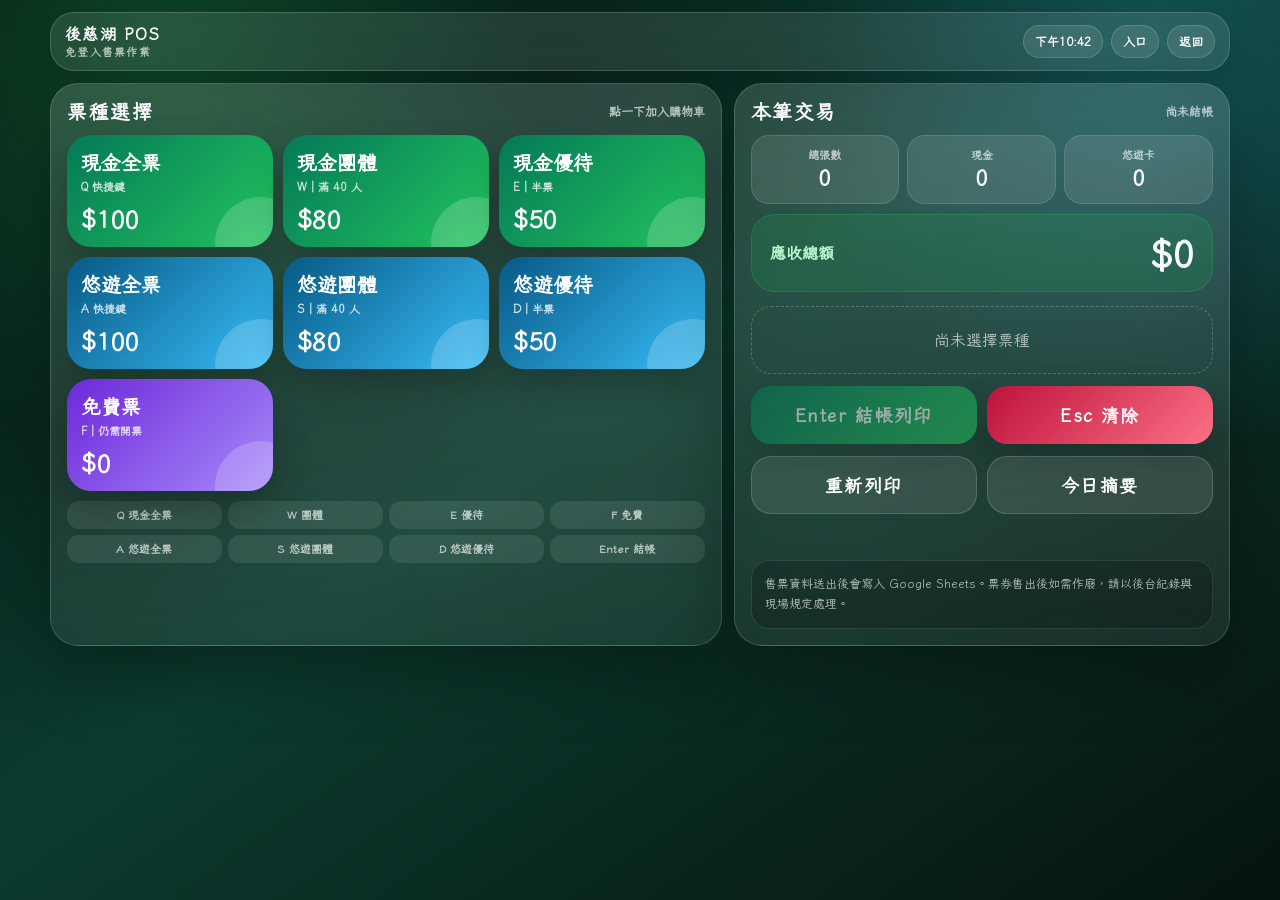
<file: pos-login.html>
<!DOCTYPE html>
<html lang="zh-Hant">
<head>
<meta charset="UTF-8">
<meta name="author" content="Abbyluo">
<meta name="copyright" content="網站企劃、介面設計與程式整合 © 2026 Abbyluo">
<meta name="viewport" content="width=device-width, initial-scale=1.0, maximum-scale=1.0, user-scalable=no, viewport-fit=cover">
<meta name="theme-color" content="#0b3b2f">
<title>後慈湖｜售票入口</title>
<style>
@import url('https://fonts.googleapis.com/css2?family=Iansui&display=swap');
html,body,button,input,select,textarea{font-family:"Iansui","Noto Sans TC","Microsoft JhengHei",system-ui,-apple-system,BlinkMacSystemFont,"Segoe UI",Arial,sans-serif;}
*{box-sizing:border-box;margin:0;padding:0}body{min-height:100svh;display:grid;place-items:center;padding:18px;font-family:"PingFang TC","Microsoft JhengHei",system-ui,sans-serif;color:#f8fafc;background:radial-gradient(circle at 12% 8%,rgba(34,197,94,.34),transparent 30%),linear-gradient(145deg,#05120e,#0b3b2f 45%,#07130f)}.card{width:min(440px,100%);padding:26px;border-radius:32px;background:rgba(255,255,255,.12);border:1px solid rgba(255,255,255,.18);box-shadow:0 26px 75px rgba(0,0,0,.38);text-align:center}.logo{font-size:48px;margin-bottom:12px}h1{font-size:30px;letter-spacing:.08em;margin-bottom:10px}p{color:rgba(248,250,252,.76);line-height:1.8}a{display:grid;place-items:center;margin-top:18px;min-height:54px;border-radius:18px;background:linear-gradient(135deg,#047857,#22c55e);color:#fff;text-decoration:none;font-weight:1000;letter-spacing:.08em}
html,body,button,input,select,textarea,*{font-family:"Iansui","Noto Sans TC","Microsoft JhengHei",system-ui,-apple-system,BlinkMacSystemFont,"Segoe UI",Arial,sans-serif!important}

html,body,button,button *,input,select,textarea,option,a,.theme-btn,.chip,.nav,.mini{font-family:"Iansui","Noto Sans TC","Microsoft JhengHei",system-ui,-apple-system,BlinkMacSystemFont,"Segoe UI",Arial,sans-serif !important;}

</style>
</head>
<body>
<main class="card">
  <div class="logo">🎟️</div>
  <h1>售票免登入</h1>
  <p>此頁已改為不需金鑰，將直接進入後慈湖 POS 售票作業。</p>
  <a href="sale.html">直接進入售票</a>
</main>
<script>setTimeout(()=>location.href='sale.html',900);</script>
</body>
</html>
</file>
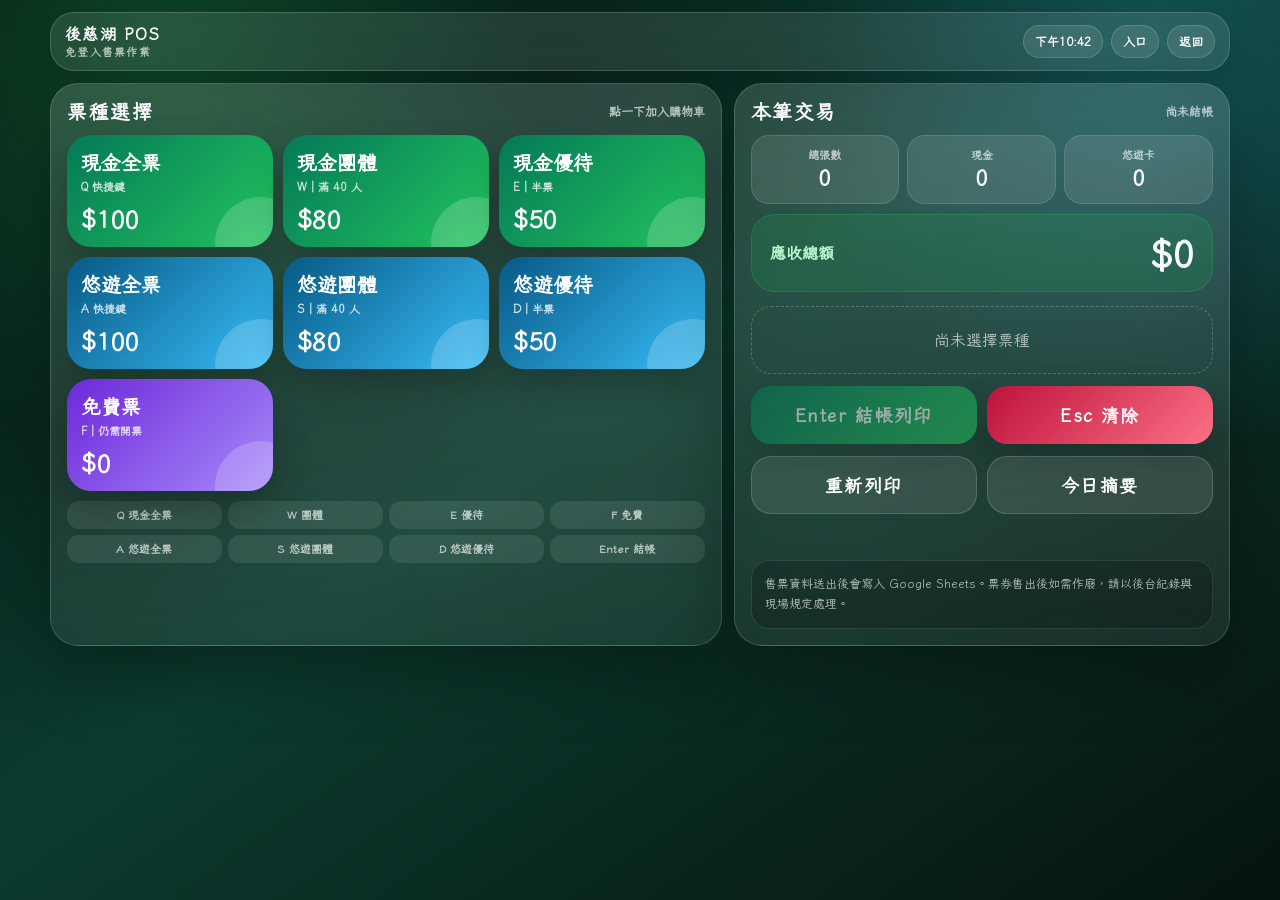
<file: sale.html>
<!DOCTYPE html>
<html lang="zh-Hant">
<head>
<meta charset="UTF-8">
<meta name="author" content="Abbyluo">
<meta name="copyright" content="網站企劃、介面設計與程式整合 © 2026 Abbyluo">
<meta name="viewport" content="width=device-width, initial-scale=1.0, maximum-scale=1.0, user-scalable=no, viewport-fit=cover">
<meta name="theme-color" content="#06251e">
<title>後慈湖｜售票作業</title>
<link rel="stylesheet" href="print.css?v=4.2">
<style>
@import url('https://fonts.googleapis.com/css2?family=Iansui&display=swap');
html,body,button,input,select,textarea{font-family:"Iansui","Noto Sans TC","Microsoft JhengHei",system-ui,-apple-system,BlinkMacSystemFont,"Segoe UI",Arial,sans-serif;}
:root{--bg:#06130f;--panel:rgba(255,255,255,.1);--panel2:rgba(255,255,255,.16);--line:rgba(255,255,255,.16);--text:#f8fafc;--muted:rgba(248,250,252,.68);--green:#22c55e;--blue:#38bdf8;--amber:#f59e0b;--red:#fb7185;--purple:#a78bfa;--shadow:0 24px 70px rgba(0,0,0,.32)}
*{box-sizing:border-box;margin:0;padding:0;-webkit-tap-highlight-color:transparent}body{min-height:100svh;font-family:"PingFang TC","Microsoft JhengHei",system-ui,sans-serif;color:var(--text);background:radial-gradient(circle at 12% 6%,rgba(34,197,94,.28),transparent 28%),radial-gradient(circle at 90% 10%,rgba(56,189,248,.2),transparent 26%),linear-gradient(145deg,#04110d,#0b3b2f 46%,#06130f);padding:12px}.app{width:min(1180px,100%);margin:0 auto}.top{display:flex;align-items:center;justify-content:space-between;gap:10px;margin-bottom:12px;padding:12px 14px;border-radius:24px;background:rgba(255,255,255,.1);border:1px solid var(--line);backdrop-filter:blur(18px);box-shadow:0 12px 34px rgba(0,0,0,.18)}.brand{font-weight:1000;letter-spacing:.08em}.brand small{display:block;color:var(--muted);font-size:11px;margin-top:3px}.actions{display:flex;gap:8px;flex-wrap:wrap;justify-content:flex-end}.chip,.top a,.top button{border:1px solid rgba(255,255,255,.16);background:rgba(255,255,255,.1);color:#fff;border-radius:999px;padding:9px 11px;font-size:12px;font-weight:950;text-decoration:none}.top button{cursor:pointer}.grid{display:grid;grid-template-columns:1.15fr .85fr;gap:12px}.panel{border-radius:28px;background:linear-gradient(180deg,rgba(255,255,255,.15),rgba(255,255,255,.07));border:1px solid var(--line);box-shadow:var(--shadow);backdrop-filter:blur(24px);padding:16px}.title{display:flex;align-items:center;justify-content:space-between;gap:10px;margin-bottom:12px}.title h1,.title h2{font-size:20px;letter-spacing:.08em}.title span{color:var(--muted);font-size:12px;font-weight:850}.ticket-grid{display:grid;grid-template-columns:repeat(3,1fr);gap:10px}.ticket{min-height:112px;border:0;border-radius:24px;color:#fff;text-align:left;padding:14px;box-shadow:0 15px 34px rgba(0,0,0,.24);position:relative;overflow:hidden;cursor:pointer}.ticket::after{content:"";position:absolute;width:92px;height:92px;right:-34px;bottom:-42px;border-radius:50%;background:rgba(255,255,255,.18)}.ticket strong{display:block;font-size:20px;line-height:1.25}.ticket small{display:block;margin-top:6px;color:rgba(255,255,255,.78);font-weight:850}.ticket b{display:block;margin-top:12px;font-size:24px}.cash{background:linear-gradient(135deg,#047857,#22c55e)}.easy{background:linear-gradient(135deg,#075985,#38bdf8)}.free{background:linear-gradient(135deg,#6d28d9,#a78bfa)}.section{margin-top:14px}.cart{display:grid;gap:8px}.cart-row{display:grid;grid-template-columns:1fr auto auto;gap:8px;align-items:center;padding:11px;border-radius:18px;background:rgba(255,255,255,.1);border:1px solid rgba(255,255,255,.12)}.cart-row strong{font-size:15px}.cart-row small{display:block;color:var(--muted);margin-top:3px}.qty{display:flex;align-items:center;gap:6px}.qty button{width:34px;height:34px;border:0;border-radius:12px;background:rgba(255,255,255,.14);color:#fff;font-size:20px;font-weight:1000}.money{font-weight:1000}.empty{padding:24px;text-align:center;color:var(--muted);border:1px dashed rgba(255,255,255,.22);border-radius:20px}.summary{display:grid;grid-template-columns:repeat(3,1fr);gap:8px}.box{padding:13px;border-radius:18px;background:rgba(255,255,255,.1);border:1px solid rgba(255,255,255,.12);text-align:center}.box span{display:block;color:var(--muted);font-size:11px;font-weight:900}.box b{display:block;margin-top:4px;font-size:22px}.total{margin-top:10px;padding:18px;border-radius:24px;background:rgba(34,197,94,.14);border:1px solid rgba(34,197,94,.24);display:flex;align-items:center;justify-content:space-between}.total span{color:#bbf7d0;font-weight:900}.total b{font-size:36px}.buttons{display:grid;grid-template-columns:1fr 1fr;gap:10px;margin-top:12px}.mainbtn{min-height:58px;border:0;border-radius:20px;color:#fff;font-size:18px;font-weight:1000;letter-spacing:.08em;background:linear-gradient(135deg,#047857,#22c55e);box-shadow:0 16px 36px rgba(0,0,0,.24)}.mainbtn:disabled{opacity:.55}.danger{background:linear-gradient(135deg,#be123c,#fb7185)}.gray{background:rgba(255,255,255,.1);border:1px solid rgba(255,255,255,.16);box-shadow:none}.note{margin-top:12px;padding:13px;border-radius:18px;background:rgba(0,0,0,.18);border:1px solid rgba(255,255,255,.1);color:var(--muted);font-size:12px;line-height:1.7}.toast{min-height:24px;margin-top:10px;font-weight:950;text-align:center}.greenText{color:#bbf7d0}.redText{color:#fecdd3}.kbd{display:grid;grid-template-columns:repeat(4,1fr);gap:6px;margin-top:10px}.kbd span{padding:8px 4px;border-radius:12px;background:rgba(255,255,255,.09);color:var(--muted);font-size:11px;text-align:center;font-weight:850}
@media(max-width:850px){.grid{grid-template-columns:1fr}.ticket-grid{grid-template-columns:repeat(2,1fr)}}@media(max-width:520px){body{padding:8px}.top{border-radius:20px;align-items:flex-start}.actions{max-width:46%}.chip,.top a,.top button{font-size:11px;padding:8px}.panel{padding:12px;border-radius:24px}.ticket-grid{grid-template-columns:1fr}.ticket{min-height:92px}.summary{grid-template-columns:1fr 1fr}.box:last-child{grid-column:1/-1}.total b{font-size:30px}.buttons{grid-template-columns:1fr}.kbd{grid-template-columns:repeat(2,1fr)}}
html,body,button,input,select,textarea,*{font-family:"Iansui","Noto Sans TC","Microsoft JhengHei",system-ui,-apple-system,BlinkMacSystemFont,"Segoe UI",Arial,sans-serif!important}

html,body,button,button *,input,select,textarea,option,a,.theme-btn,.chip,.nav,.mini{font-family:"Iansui","Noto Sans TC","Microsoft JhengHei",system-ui,-apple-system,BlinkMacSystemFont,"Segoe UI",Arial,sans-serif !important;}

</style>
</head>
<body>
<main class="app no-print">
  <nav class="top">
    <div class="brand">後慈湖 POS<small id="op">免登入售票作業</small></div>
    <div class="actions"><span class="chip" id="clock">--:--</span><a href="index.html">入口</a><button onclick="goHome()">返回</button></div>
  </nav>

  <section class="grid">
    <div class="panel">
      <div class="title"><h1>票種選擇</h1><span>點一下加入購物車</span></div>
      <div class="ticket-grid">
        <button class="ticket cash" onclick="addItem('cashFull')"><strong>現金全票</strong><small>Q 快捷鍵</small><b>$100</b></button>
        <button class="ticket cash" onclick="addItem('cashGroup')"><strong>現金團體</strong><small>W｜滿 40 人</small><b>$80</b></button>
        <button class="ticket cash" onclick="addItem('cashHalf')"><strong>現金優待</strong><small>E｜半票</small><b>$50</b></button>
        <button class="ticket easy" onclick="addItem('easyFull')"><strong>悠遊全票</strong><small>A 快捷鍵</small><b>$100</b></button>
        <button class="ticket easy" onclick="addItem('easyGroup')"><strong>悠遊團體</strong><small>S｜滿 40 人</small><b>$80</b></button>
        <button class="ticket easy" onclick="addItem('easyHalf')"><strong>悠遊優待</strong><small>D｜半票</small><b>$50</b></button>
        <button class="ticket free" onclick="addItem('free')"><strong>免費票</strong><small>F｜仍需開票</small><b>$0</b></button>
      </div>
      <div class="kbd"><span>Q 現金全票</span><span>W 團體</span><span>E 優待</span><span>F 免費</span><span>A 悠遊全票</span><span>S 悠遊團體</span><span>D 悠遊優待</span><span>Enter 結帳</span></div>
    </div>

    <div class="panel">
      <div class="title"><h2>本筆交易</h2><span id="status">尚未結帳</span></div>
      <div class="summary"><div class="box"><span>總張數</span><b id="sumQty">0</b></div><div class="box"><span>現金</span><b id="sumCash">0</b></div><div class="box"><span>悠遊卡</span><b id="sumEasy">0</b></div></div>
      <div class="total"><span>應收總額</span><b id="sumAmount">$0</b></div>
      <div class="section"><div id="cart" class="cart"><div class="empty">尚未選擇票種</div></div></div>
      <div class="buttons"><button id="checkoutBtn" class="mainbtn" onclick="checkout()">Enter 結帳列印</button><button class="mainbtn danger" onclick="clearCart()">Esc 清除</button></div>
      <div class="buttons"><button class="mainbtn gray" onclick="window.print()">重新列印</button><button class="mainbtn gray" onclick="loadSummary()">今日摘要</button></div>
      <div id="msg" class="toast"></div>
      <div class="note">售票資料送出後會寫入 Google Sheets。票券售出後如需作廢，請以後台紀錄與現場規定處理。</div>
    </div>
  </section>
</main>
<div id="receipt" class="receipt"></div>
<script src="pos-api.js?v=4.3"></script>
<script>
const TICKETS={cashFull:{name:'現金全票',price:100,pay:'cash'},cashGroup:{name:'現金團體票',price:80,pay:'cash'},cashHalf:{name:'現金優待票',price:50,pay:'cash'},easyFull:{name:'悠遊全票',price:100,pay:'easycard'},easyGroup:{name:'悠遊團體票',price:80,pay:'easycard'},easyHalf:{name:'悠遊優待票',price:50,pay:'easycard'},free:{name:'免費票',price:0,pay:'free'}};
let cart={}; let lastReceipt=null; let busy=false;
function money(n){return '$'+Number(n||0).toLocaleString('zh-TW');}
function totals(){let totalQty=0,totalAmount=0,cashAmount=0,easycardAmount=0,freeQty=0;Object.entries(cart).forEach(([id,qty])=>{const t=TICKETS[id];totalQty+=qty;totalAmount+=t.price*qty;if(t.pay==='cash')cashAmount+=t.price*qty;if(t.pay==='easycard')easycardAmount+=t.price*qty;if(t.pay==='free')freeQty+=qty;});return{totalQty,totalAmount,cashAmount,easycardAmount,freeQty};}
function addItem(id){cart[id]=(cart[id]||0)+1;render();}
function changeItem(id,delta){cart[id]=(cart[id]||0)+delta;if(cart[id]<=0)delete cart[id];render();}
function clearCart(){cart={};render();show('已清除本筆交易',true);}
function render(){const c=document.getElementById('cart');const entries=Object.entries(cart);if(!entries.length)c.innerHTML='<div class="empty">尚未選擇票種</div>';else c.innerHTML=entries.map(([id,qty])=>{const t=TICKETS[id];return `<div class="cart-row"><div><strong>${t.name}</strong><small>${money(t.price)} × ${qty}</small></div><div class="qty"><button onclick="changeItem('${id}',-1)">−</button><b>${qty}</b><button onclick="changeItem('${id}',1)">＋</button></div><div class="money">${money(t.price*qty)}</div></div>`}).join('');const s=totals();document.getElementById('sumQty').textContent=s.totalQty;document.getElementById('sumCash').textContent=s.cashAmount;document.getElementById('sumEasy').textContent=s.easycardAmount;document.getElementById('sumAmount').textContent=money(s.totalAmount);document.getElementById('checkoutBtn').disabled=s.totalQty===0||busy;}
function show(text,ok){const m=document.getElementById('msg');m.textContent=text;m.className='toast '+(ok?'greenText':'redText');}
function receiptHtml(ticketNo,s){const rows=Object.entries(cart).map(([id,qty])=>{const t=TICKETS[id];return `<tr><td>${t.name}×${qty}</td><td class="right">${money(t.price*qty)}</td></tr>`}).join('');return `<div class="center"><h2>後慈湖入園票券</h2><div>${ticketNo}</div><div>${new Date().toLocaleString('zh-TW')}</div></div><div class="line"></div><table>${rows}</table><div class="line"></div><table><tr><td>總張數</td><td class="right">${s.totalQty}</td></tr><tr class="total"><td>合計</td><td class="right">${money(s.totalAmount)}</td></tr></table><div class="line"></div><div class="center">驗票：${ticketNo}</div><small>請於當日指定梯次與現場規定使用</small>`;}
async function checkout(){const s=totals();if(!s.totalQty||busy)return;busy=true;render();show('交易寫入中...',true);document.getElementById('status').textContent='寫入中';const items=Object.entries(cart).map(([id,qty])=>({id,name:TICKETS[id].name,price:TICKETS[id].price,pay:TICKETS[id].pay,qty,amount:TICKETS[id].price*qty}));const res=await submitSale({...s,items,operator:operatorName()});if(!res.success&&!res.ok){busy=false;render();document.getElementById('status').textContent='寫入失敗';show('寫入失敗：'+(res.message||'請檢查後端部署'),false);return;}const ticketNo=res.ticketNo||res.number||('HCH'+Date.now());lastReceipt=receiptHtml(ticketNo,s);document.getElementById('receipt').innerHTML=lastReceipt;document.getElementById('receipt').classList.add('show');document.getElementById('status').textContent='交易完成';show('交易完成：'+ticketNo,true);setTimeout(()=>window.print(),250);cart={};busy=false;render();}
async function loadSummary(){show('讀取今日摘要中...',true);const res=await getTodaySummary();if(!res.success&&!res.ok){show('摘要讀取失敗：'+(res.message||''),false);return;}show(`今日 ${res.count||0} 筆｜${res.qty||0} 張｜${money(res.amount||0)}`,true);}
function goHome(){location.href='index.html';}
function tick(){document.getElementById('clock').textContent=new Date().toLocaleTimeString('zh-TW',{hour:'2-digit',minute:'2-digit'});} 
document.addEventListener('keydown',e=>{if(e.target&&['INPUT','TEXTAREA'].includes(e.target.tagName))return;const k=e.key.toLowerCase();if(k==='q')addItem('cashFull');if(k==='w')addItem('cashGroup');if(k==='e')addItem('cashHalf');if(k==='a')addItem('easyFull');if(k==='s')addItem('easyGroup');if(k==='d')addItem('easyHalf');if(k==='f')addItem('free');if(e.key==='Enter')checkout();if(e.key==='Escape')clearCart();if(e.key==='Delete')clearCart();});
tick();setInterval(tick,30000);render();
</script>
</body>
</html>
</file>
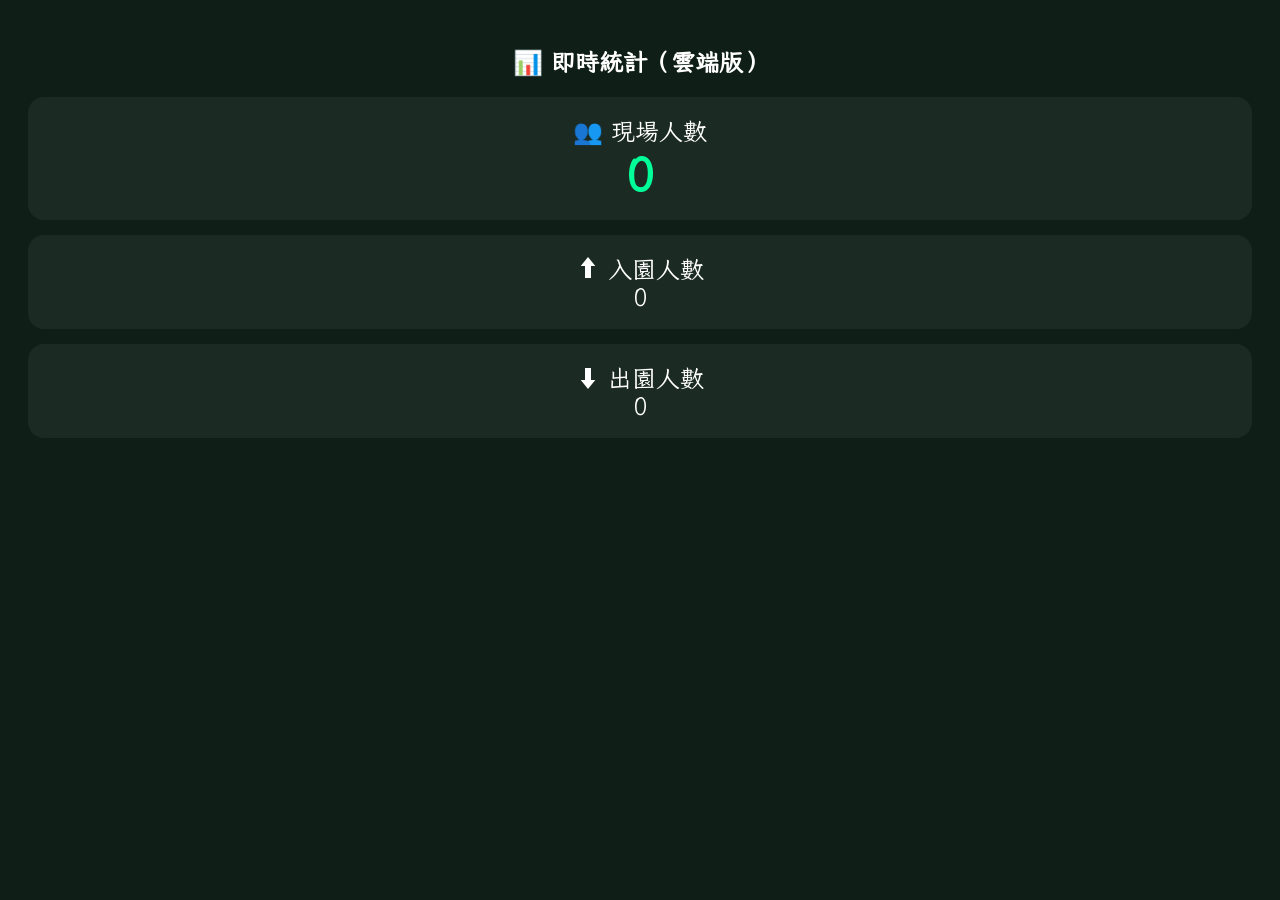
<file: stats.html>
<!DOCTYPE html>
<html lang="zh-TW">
<head>
<meta charset="UTF-8">
<meta name="author" content="Abbyluo">
<meta name="copyright" content="網站企劃、介面設計與程式整合 © 2026 Abbyluo">
<meta name="viewport" content="width=device-width, initial-scale=1.0">
<title>📊 即時統計</title>

<style>
@import url('https://fonts.googleapis.com/css2?family=Iansui&display=swap');
html,body,button,input,select,textarea{font-family:"Iansui","Noto Sans TC","Microsoft JhengHei",system-ui,-apple-system,BlinkMacSystemFont,"Segoe UI",Arial,sans-serif;}
body {
  font-family:"Iansui","Noto Sans TC", Arial;
  background: #0f1f17;
  color: #fff;
  text-align: center;
  padding: 20px;
}

.card {
  background: rgba(255,255,255,0.05);
  border-radius: 16px;
  padding: 20px;
  margin: 15px 0;
  font-size: 24px;
}

.big {
  font-size: 48px;
  font-weight: bold;
  color: #00ff99;
}
html,body,button,input,select,textarea,*{font-family:"Iansui","Noto Sans TC","Microsoft JhengHei",system-ui,-apple-system,BlinkMacSystemFont,"Segoe UI",Arial,sans-serif!important}

html,body,button,button *,input,select,textarea,option,a,.theme-btn,.chip,.nav,.mini{font-family:"Iansui","Noto Sans TC","Microsoft JhengHei",system-ui,-apple-system,BlinkMacSystemFont,"Segoe UI",Arial,sans-serif !important;}

</style>
</head>

<body>

<h2>📊 即時統計（雲端版）</h2>

<div class="card">
  👥 現場人數
  <div id="current" class="big">0</div>
</div>

<div class="card">
  ⬆️ 入園人數
  <div id="checkin">0</div>
</div>

<div class="card">
  ⬇️ 出園人數
  <div id="checkout">0</div>
</div>

<script>
const API_URL = "https://script.google.com/macros/s/AKfycbw5VQi-dtLodRQbKTgzueGGXgMBBedA_Th93Skr_Dia3-JYbxtd00shnZ24axbznDY/exec";

async function loadStats() {
  try {
    const res = await fetch(API_URL);
    const data = await res.json();

    document.getElementById("checkin").innerText = data.checkin;
    document.getElementById("checkout").innerText = data.checkout;
    document.getElementById("current").innerText = data.current;

  } catch (err) {
    console.error("讀取失敗", err);
  }
}

// 每3秒更新
setInterval(loadStats, 3000);

// 初始
loadStats();
</script>

</body>
</html>
</file>
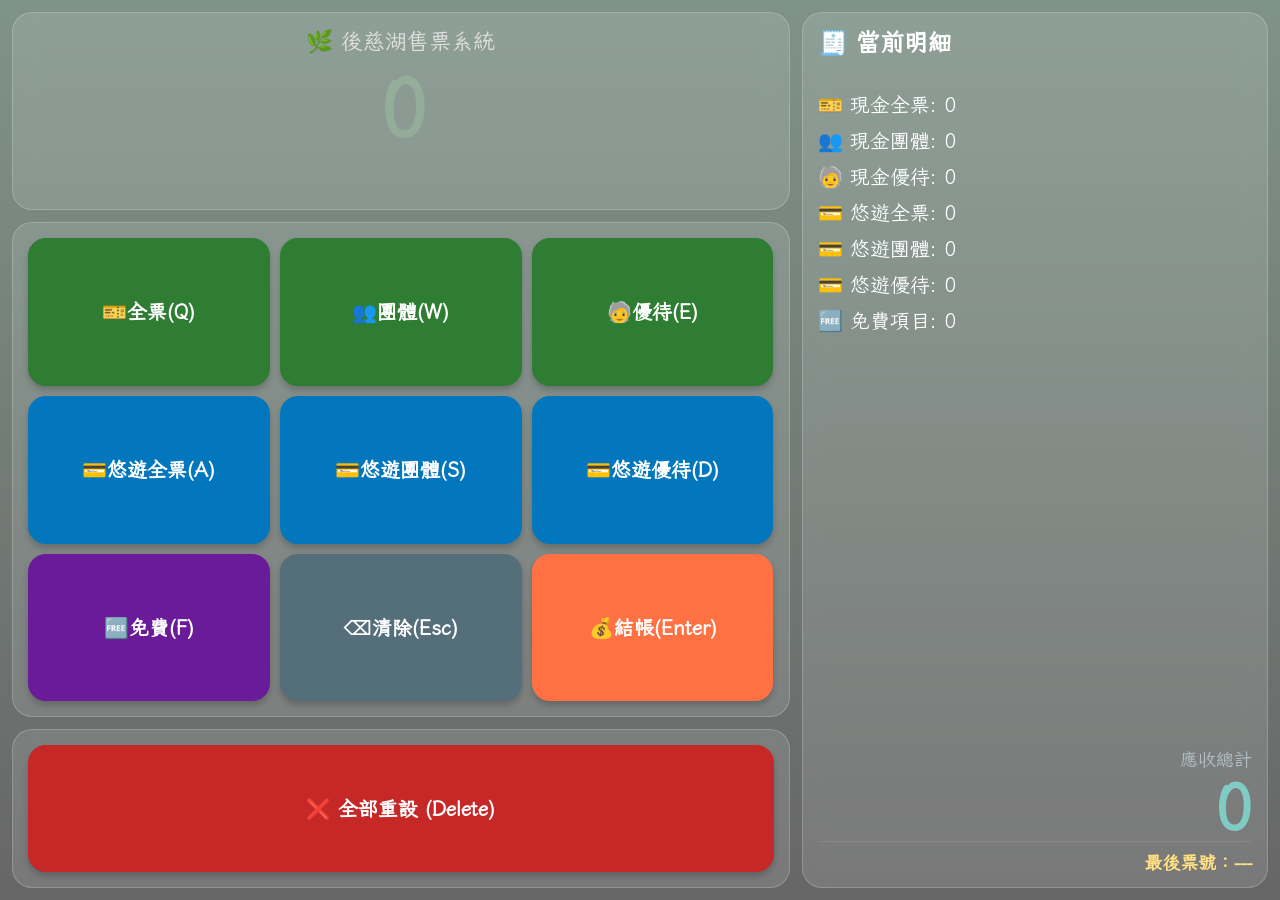
<file: ticket.html>
<!DOCTYPE html>
<html>
<head>
<meta charset="UTF-8">
<meta name="author" content="Abbyluo">
<meta name="copyright" content="網站企劃、介面設計與程式整合 © 2026 Abbyluo">
<meta name="viewport" content="width=device-width, initial-scale=1">
<title>後慈湖售票系統 - 58mm 明細強化版</title>
<style>
@import url('https://fonts.googleapis.com/css2?family=Iansui&display=swap');
html,body,button,input,select,textarea{font-family:"Iansui","Noto Sans TC","Microsoft JhengHei",system-ui,-apple-system,BlinkMacSystemFont,"Segoe UI",Arial,sans-serif;}
  html, body { margin:0; height:100%; overflow:hidden; font-family:"Iansui","Noto Sans TC", "Microsoft JhengHei", Arial; }
  body {
    background: linear-gradient(rgba(0,40,20,0.5), rgba(0,0,0,0.6)),
    url("https://images.unsplash.com/photo-1501785888041-af3ef285b470") center/cover;
  }
  .container { display:grid; grid-template-columns: 2fr 1.2fr; height:100vh; gap:12px; padding:12px; box-sizing: border-box; }
  .panel {
    backdrop-filter: blur(12px); background: rgba(255,255,255,0.12);
    border: 1px solid rgba(255,255,255,0.2); border-radius:20px;
    padding:15px; color:white; display: flex; flex-direction: column;
  }
  .left { display:grid; grid-template-rows: 1fr 2.5fr 0.8fr; gap:12px; }
  #inputQty { width: 100%; border: none; background: transparent; font-size: 80px; font-weight: bold; text-align: center; color: #a5d6a7; outline: none; }
  #inputQty::placeholder { color: rgba(165, 214, 167, 0.3); }
  #currentType { text-align:center; font-size:22px; margin-bottom: 5px; color: #e0e0e0; }
  .grid { display:grid; grid-template-columns: repeat(3, 1fr); gap:10px; flex-grow: 1; }
  button { width:100%; height:100%; font-size:20px; font-weight: bold; border:none; border-radius:18px; color:white; cursor:pointer; transition: 0.1s; box-shadow: 0 4px 6px rgba(0,0,0,0.2); }
  button:active { transform: scale(0.95); filter: brightness(1.2); }
  .cash { background:#2e7d32; }
  .card { background:#0277bd; }
  .free { background:#6a1b9a; }
  .checkout { background:#ff7043; }
  .clear { background:#546e7a; }
  .clear-all { background:#c62828; }
  #list { font-size:20px; line-height:1.8; margin-top: 10px; flex-grow: 1; }
  .total-label { font-size: 18px; color: #b0bec5; text-align: right; }
  .total { font-size:64px; text-align:right; color:#80cbc4; font-weight: bold; }
  #warn { color:#ffd54f; font-size:16px; min-height: 40px; }
  #lastTicket { margin-top: auto; font-size:18px; color:#ffe082; text-align:right; border-top: 1px solid rgba(255,255,255,0.1); padding-top: 10px; font-weight: bold; }

@media (max-width: 768px) {
  body { overflow: auto; }
  .container { display: flex; flex-direction: column; height: auto; }
  .left { grid-template-rows: auto; }
  #inputQty { font-size: 42px; }
  .grid { grid-template-columns: repeat(2, 1fr); gap: 8px; }
  .total { font-size: 36px; }
}
html,body,button,input,select,textarea,*{font-family:"Iansui","Noto Sans TC","Microsoft JhengHei",system-ui,-apple-system,BlinkMacSystemFont,"Segoe UI",Arial,sans-serif!important}

html,body,button,button *,input,select,textarea,option,a,.theme-btn,.chip,.nav,.mini{font-family:"Iansui","Noto Sans TC","Microsoft JhengHei",system-ui,-apple-system,BlinkMacSystemFont,"Segoe UI",Arial,sans-serif !important;}

</style>
</head>

<body>

<div class="container">
  <div class="left">
    <div class="panel">
      <div id="currentType">🌿 後慈湖售票系統</div>
      <input id="inputQty" type="text" inputmode="numeric" maxlength="3" placeholder="0" oninput="syncInput()"/>
    </div>

    <div class="panel grid">
      <button class="cash" onclick="add('現金全票','cash_full')">🎫全票(Q)</button>
      <button class="cash" onclick="add('現金團體','cash_group')">👥團體(W)</button>
      <button class="cash" onclick="add('現金優待','cash_discount')">🧓優待(E)</button>
      <button class="card" onclick="add('悠遊全票','card_full')">💳悠遊全票(A)</button>
      <button class="card" onclick="add('悠遊團體','card_group')">💳悠遊團體(S)</button>
      <button class="card" onclick="add('悠遊優待','card_discount')">💳悠遊優待(D)</button>
      <button class="free" onclick="add('免費項目','free')">🆓免費(F)</button>
      <button class="clear" onclick="clearInput()">⌫清除(Esc)</button>
      <button class="checkout" onclick="checkout()">💰結帳(Enter)</button>
    </div>

    <div class="panel" style="justify-content: center;">
      <button class="clear-all" onclick="reset()">❌ 全部重設 (Delete)</button>
    </div>
  </div>

  <div class="panel">
    <h2 style="margin-top:0">🧾 當前明細</h2>
    <div id="list">
      🎫 現金全票: 0<br>
      👥 現金團體: 0<br>
      🧓 現金優待: 0<br>
      💳 悠遊全票: 0<br>
      💳 悠遊團體: 0<br>
      💳 悠遊優待: 0<br>
      🆓 免費項目: 0
    </div>
    <div id="warn"></div>
    <div class="total-label">應收總計</div>
    <div class="total" id="total">0</div>
    <div id="lastTicket">最後票號：---</div>
  </div>
</div>

<script>
let input = "";
let data = { cash_full:0, cash_group:0, cash_discount:0, card_full:0, card_group:0, card_discount:0, free:0 };
let printing = false;

function syncInput() { input = document.getElementById("inputQty").value.replace(/\D/g, ""); }
function updateDisplay(){ document.getElementById("inputQty").value = input; }

function add(name, type){
  let qty = (input === "" || input === "0") ? 1 : parseInt(input);
  data[type] += qty;
  document.getElementById("currentType").innerText = "👉 已加入 " + name + " x" + qty;
  input = "";
  updateDisplay();
  calc();
}

function clearInput(){ input = ""; updateDisplay(); }

function reset(){
  if(!confirm("確定要清空目前所有項目嗎？")) return;
  for(let k in data) data[k]=0;
  input = "";
  document.getElementById("currentType").innerText = "🌿 後慈湖售票系統";
  updateDisplay();
  calc();
}

function calc(){
  let total = 0;
  total += data.cash_full * 100;
  total += (data.cash_group >= 40 ? 80 : 100) * data.cash_group;
  total += data.cash_discount * 50;
  total += data.card_full * 100;
  total += (data.card_group >= 40 ? 80 : 100) * data.card_group;
  total += data.card_discount * 50;

  document.getElementById("total").innerText = total.toLocaleString();
  document.getElementById("list").innerHTML = `
    🎫 現金全票: ${data.cash_full}<br>
    👥 現金團體: ${data.cash_group}<br>
    🧓 現金優待: ${data.cash_discount}<br>
    💳 悠遊全票: ${data.card_full}<br>
    💳 悠遊團體: ${data.card_group}<br>
    💳 悠遊優待: ${data.card_discount}<br>
    🆓 免費項目: ${data.free}
  `;

  let warn = "";
  if(data.cash_group > 0 && data.cash_group < 40) warn += "⚠️ 現金團體未滿40人 (原價計算)<br>";
  if(data.card_group > 0 && data.card_group < 40) warn += "⚠️ 悠遊團體未滿40人 (原價計算)";
  document.getElementById("warn").innerHTML = warn;
}

function checkout(){
  if (printing) return;
  let total = parseInt(document.getElementById("total").innerText.replace(/,/g, ""));
  if(total === 0 && data.free === 0){ alert("⚠️ 請先選擇票種"); return; }
  if(!confirm("確認結帳？\n總金額：$" + total)) return;

  printing = true;
  document.getElementById("currentType").innerText = "⏳ 正在存檔中...";

  let ticketId = "HCH" + Date.now().toString().slice(-8) + Math.floor(Math.random() * 90 + 10);
  let totalPeople = Object.values(data).reduce((a, b) => a + b, 0);
  let order = { ticketId: ticketId, ...data, total: total, type: "後慈湖門票", people: totalPeople };

  // --- 動態建立明細清單 (只列出大於 0 的) ---
  let detailHtml = "";
  const typeNames = {
    cash_full: "現金全票", cash_group: "現金團體", cash_discount: "現金優待",
    card_full: "悠遊全票", card_group: "悠遊團體", card_discount: "悠遊優待",
    free: "免費項目"
  };
  for (let key in typeNames) {
    if (data[key] > 0) {
      detailHtml += `<div class="row"><span>${typeNames[key]}</span><span>x ${data[key]}</span></div>`;
    }
  }

  google.script.run
    .withSuccessHandler(function(){
      let appUrl = "https://script.google.com/macros/s/AKfycbw5VQi-dtLodRQbKTgzueGGXgMBBedA_Th93Skr_Dia3-JYbxtd00shnZ24axbznDY/exec";
      let ticketUrl = appUrl + "?page=status&id=" + ticketId; 
      let qrApi = "https://api.qrserver.com/v1/create-qr-code/?size=250x250&data=" + encodeURIComponent(ticketUrl);
      
      let pwin = window.open("about:blank", "_blank");
      if (!pwin) { alert("⚠️ 請允許彈出式視窗"); printing = false; return; }

      pwin.document.write(`
        <html>
        <head>
          <style>
            @page { size: 58mm auto; margin: 0; }
            body { 
              width: 46mm; margin: 0 auto; padding: 4mm 0;
              font-family: "Microsoft JhengHei", sans-serif; color: #000; 
            }
            .center { text-align: center; }
            .brand { font-size: 18px; font-weight: bold; border-bottom: 2px solid #000; padding-bottom: 2px; }
            .ticket-name { font-size: 15px; margin: 4px 0; font-weight: bold; }
            .qr-area { text-align: center; margin: 6px 0; }
            .qr-img { width: 38mm; height: 38mm; }
            .info-section { 
              font-size: 12px; line-height: 1.6; 
              margin-top: 4px; padding-top: 4px;
              border-top: 1px dashed #000; 
            }
            .row { display: flex; justify-content: space-between; }
            .bold { font-weight: bold; }
            .id-text { font-size: 10px; margin-top: 4px; color: #333; text-align:center; }
            .footer { 
              font-size: 13px; font-weight: bold; margin-top: 8px; 
              border-top: 1px solid #000; padding-top: 2px; 
            }
          </style>
        </head>
        <body>
          <div class="center">
            <div class="brand">🌿 後慈湖</div>
            <div class="ticket-name">入園憑證 (Ticket)</div>
          </div>
          <div class="qr-area"><img src="${qrApi}" class="qr-img"></div>
          <div class="info-section">
            <div class="bold">票種明細：</div>
            ${detailHtml}
            <div class="row" style="border-top: 1px solid #eee; margin-top:2px;">
              <span class="bold">總計人數</span><span class="bold">${totalPeople} 人</span>
            </div>
            <div class="row">
              <span class="bold">總計金額</span><span class="bold">NT$ ${total}</span>
            </div>
          </div>
          <div class="id-text">票號：${ticketId}</div>
          <div class="id-text">時間：${new Date().toLocaleString('zh-TW')}</div>
          <div class="center footer">限當日有效 / 概不退費</div>
          <script>
            window.onload = function() { 
              window.print(); 
              setTimeout(function() { window.close(); }, 800); 
            };
          <\/script>
        </body>
        </html>
      `);
      pwin.document.close();
      finishCheckout(ticketId);
    })
    .withFailureHandler(function(err){
      alert("❌ 存檔失敗：" + err.message);
      printing = false;
    })
    .saveOrder(order);
}

function finishCheckout(id) {
  document.getElementById("lastTicket").innerText = "最後票號：" + id;
  for(let k in data) data[k]=0;
  input = "";
  printing = false;
  document.getElementById("currentType").innerText = "✅ 結帳成功";
  updateDisplay();
  calc();
}

document.addEventListener("keydown", function(e){
  if (e.target.id === "inputQty") return;
  let key = e.key.toLowerCase();
  if (!isNaN(e.key)) { if (input.length < 3) { input += e.key; updateDisplay(); } }
  if (e.key === "Backspace") { input = input.slice(0, -1); updateDisplay(); }
  if (key === "q") add('現金全票','cash_full');
  if (key === "w") add('現金團體','cash_group');
  if (key === "e") add('現金優待','cash_discount');
  if (key === "a") add('悠遊全票','card_full');
  if (key === "s") add('悠遊團體','card_group');
  if (key === "d") add('悠遊優待','card_discount');
  if (key === "f") add('免費項目','free');
  if (e.key === "Enter") checkout();
  if (e.key === "Escape") clearInput();
  if (e.key === "Delete") reset();
});

</script>
</body>
</html>
</file>
<file: print.css>
@import url('https://fonts.googleapis.com/css2?family=Iansui&display=swap');
@media print{
  @page{size:58mm auto;margin:0}
  body{background:#fff!important;color:#000!important;margin:0!important;padding:0!important}
  body *{visibility:hidden!important}
  #receipt,#receipt *{visibility:visible!important}
  #receipt{position:absolute!important;left:0!important;top:0!important;width:58mm!important;padding:3mm!important;background:#fff!important;color:#000!important;font-family:"Microsoft JhengHei",monospace!important;box-shadow:none!important;border:0!important;border-radius:0!important}
  .no-print{display:none!important}
}
.receipt{display:none}
.receipt.show{display:block;margin-top:18px;padding:16px;border-radius:20px;background:#fff;color:#111;font-family:"Microsoft JhengHei",monospace;line-height:1.55}
.receipt h2{text-align:center;font-size:18px;margin-bottom:6px}
.receipt .center{text-align:center}.receipt .line{border-top:1px dashed #333;margin:8px 0}.receipt table{width:100%;border-collapse:collapse;font-size:12px}.receipt td{padding:2px 0}.receipt .right{text-align:right}.receipt .total{font-weight:900;font-size:16px}.receipt small{display:block;text-align:center;color:#333;margin-top:8px}
html,body,button,input,select,textarea,*{font-family:"Iansui","Noto Sans TC","Microsoft JhengHei",system-ui,-apple-system,BlinkMacSystemFont,"Segoe UI",Arial,sans-serif!important}

html,body,button,button *,input,select,textarea,option,a,.theme-btn,.chip,.nav,.mini{font-family:"Iansui","Noto Sans TC","Microsoft JhengHei",system-ui,-apple-system,BlinkMacSystemFont,"Segoe UI",Arial,sans-serif !important;}
</file>
